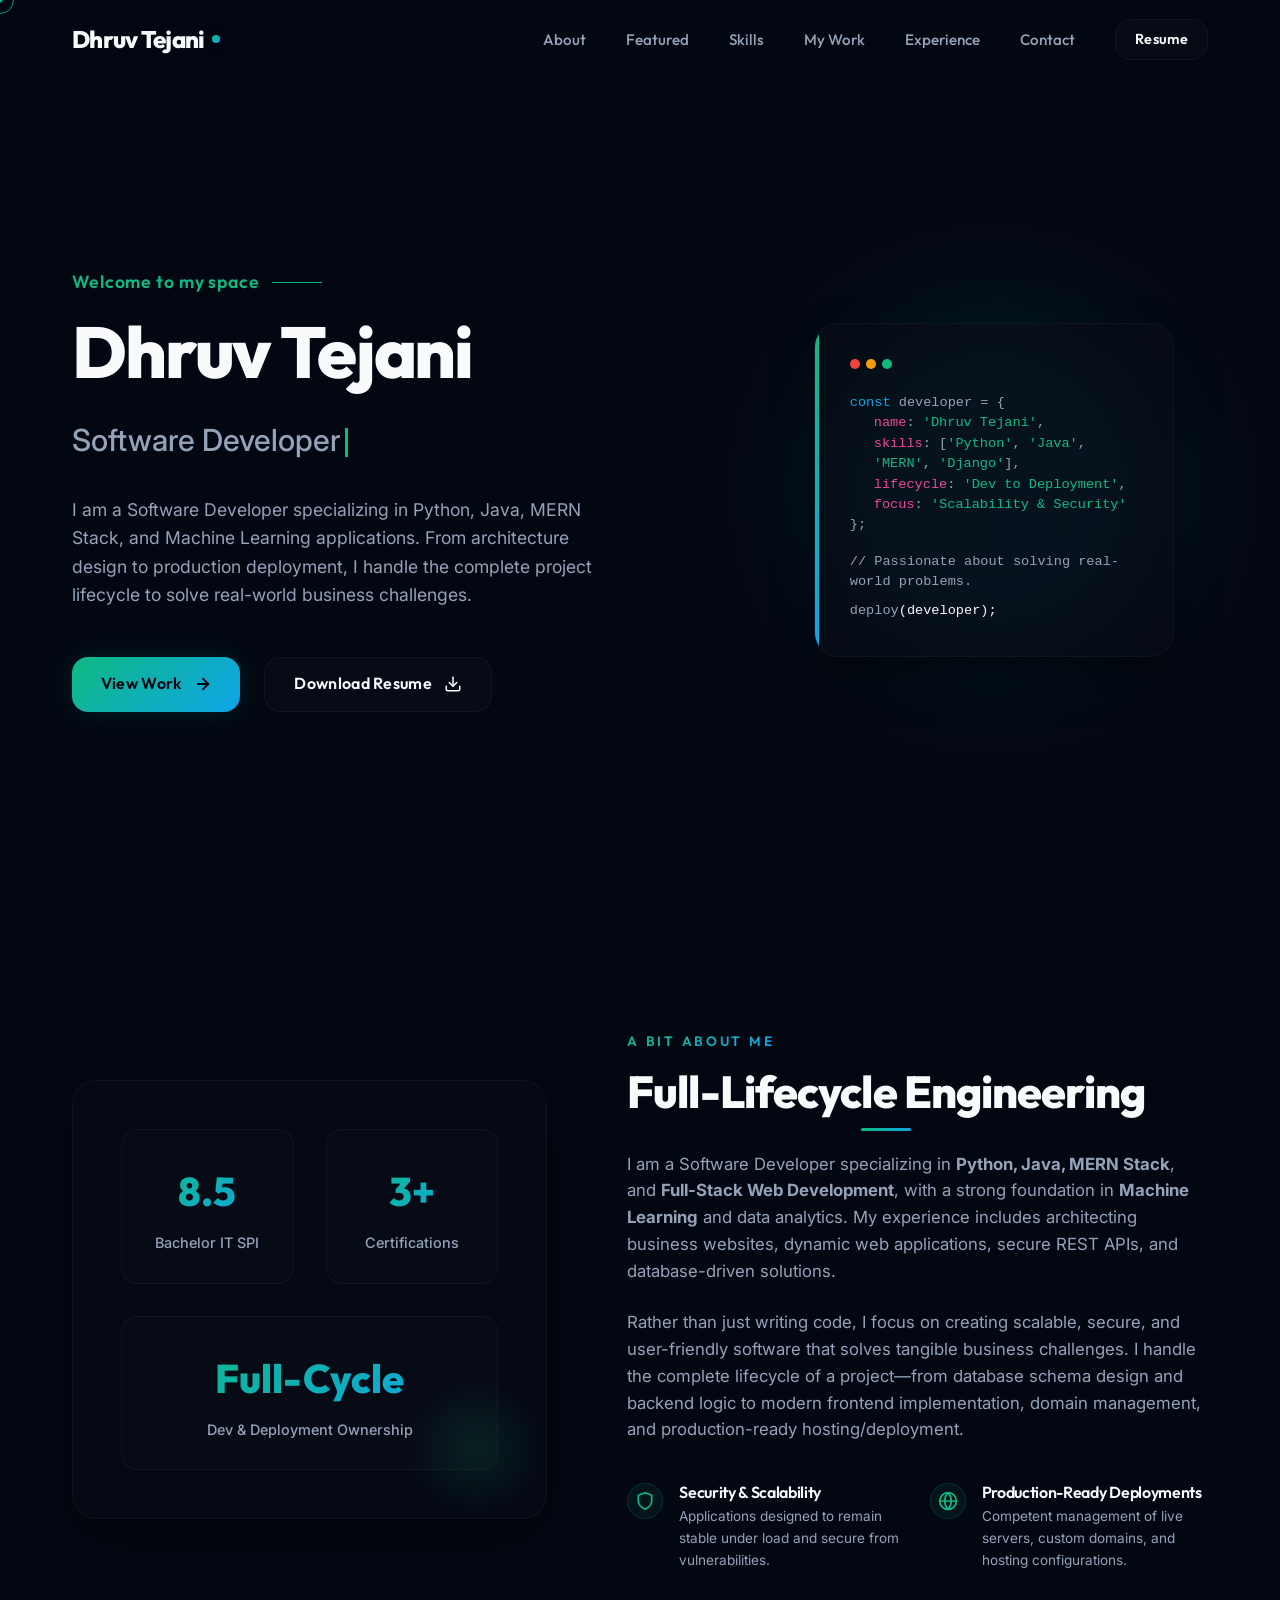
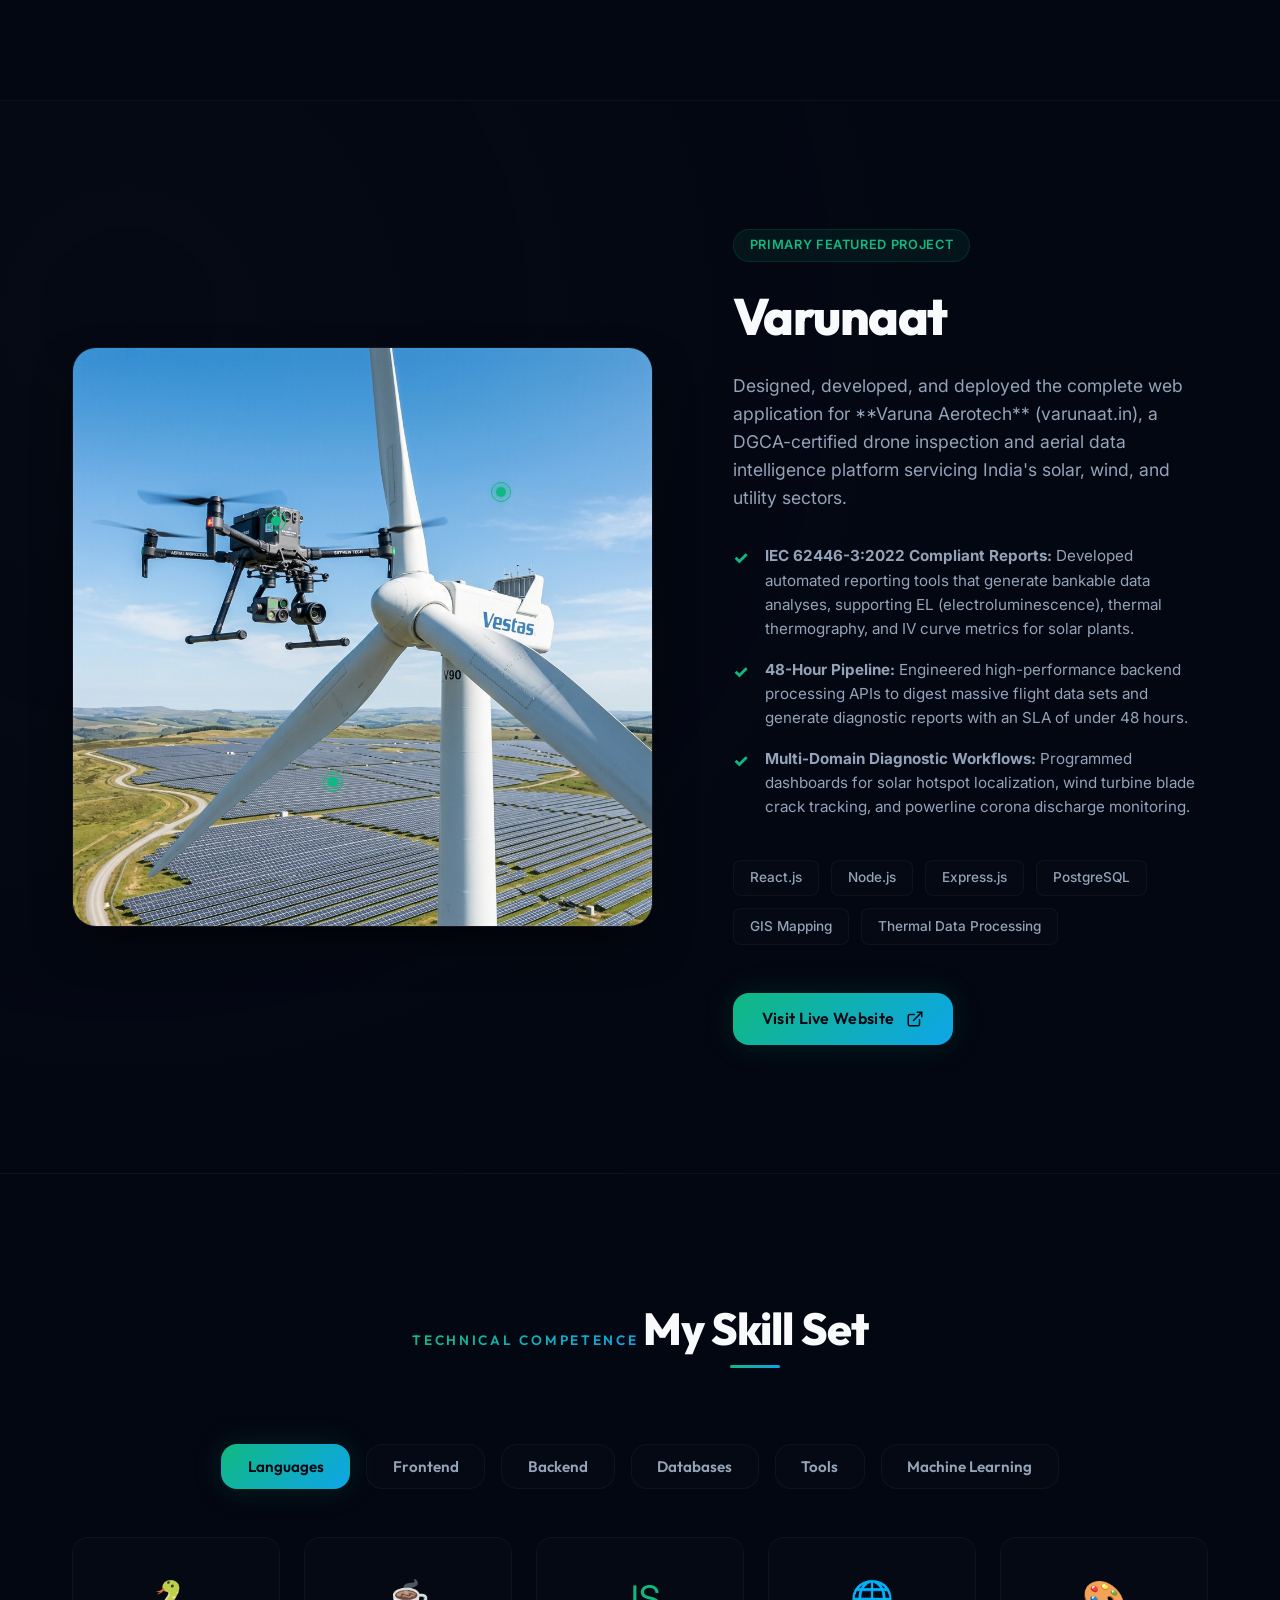
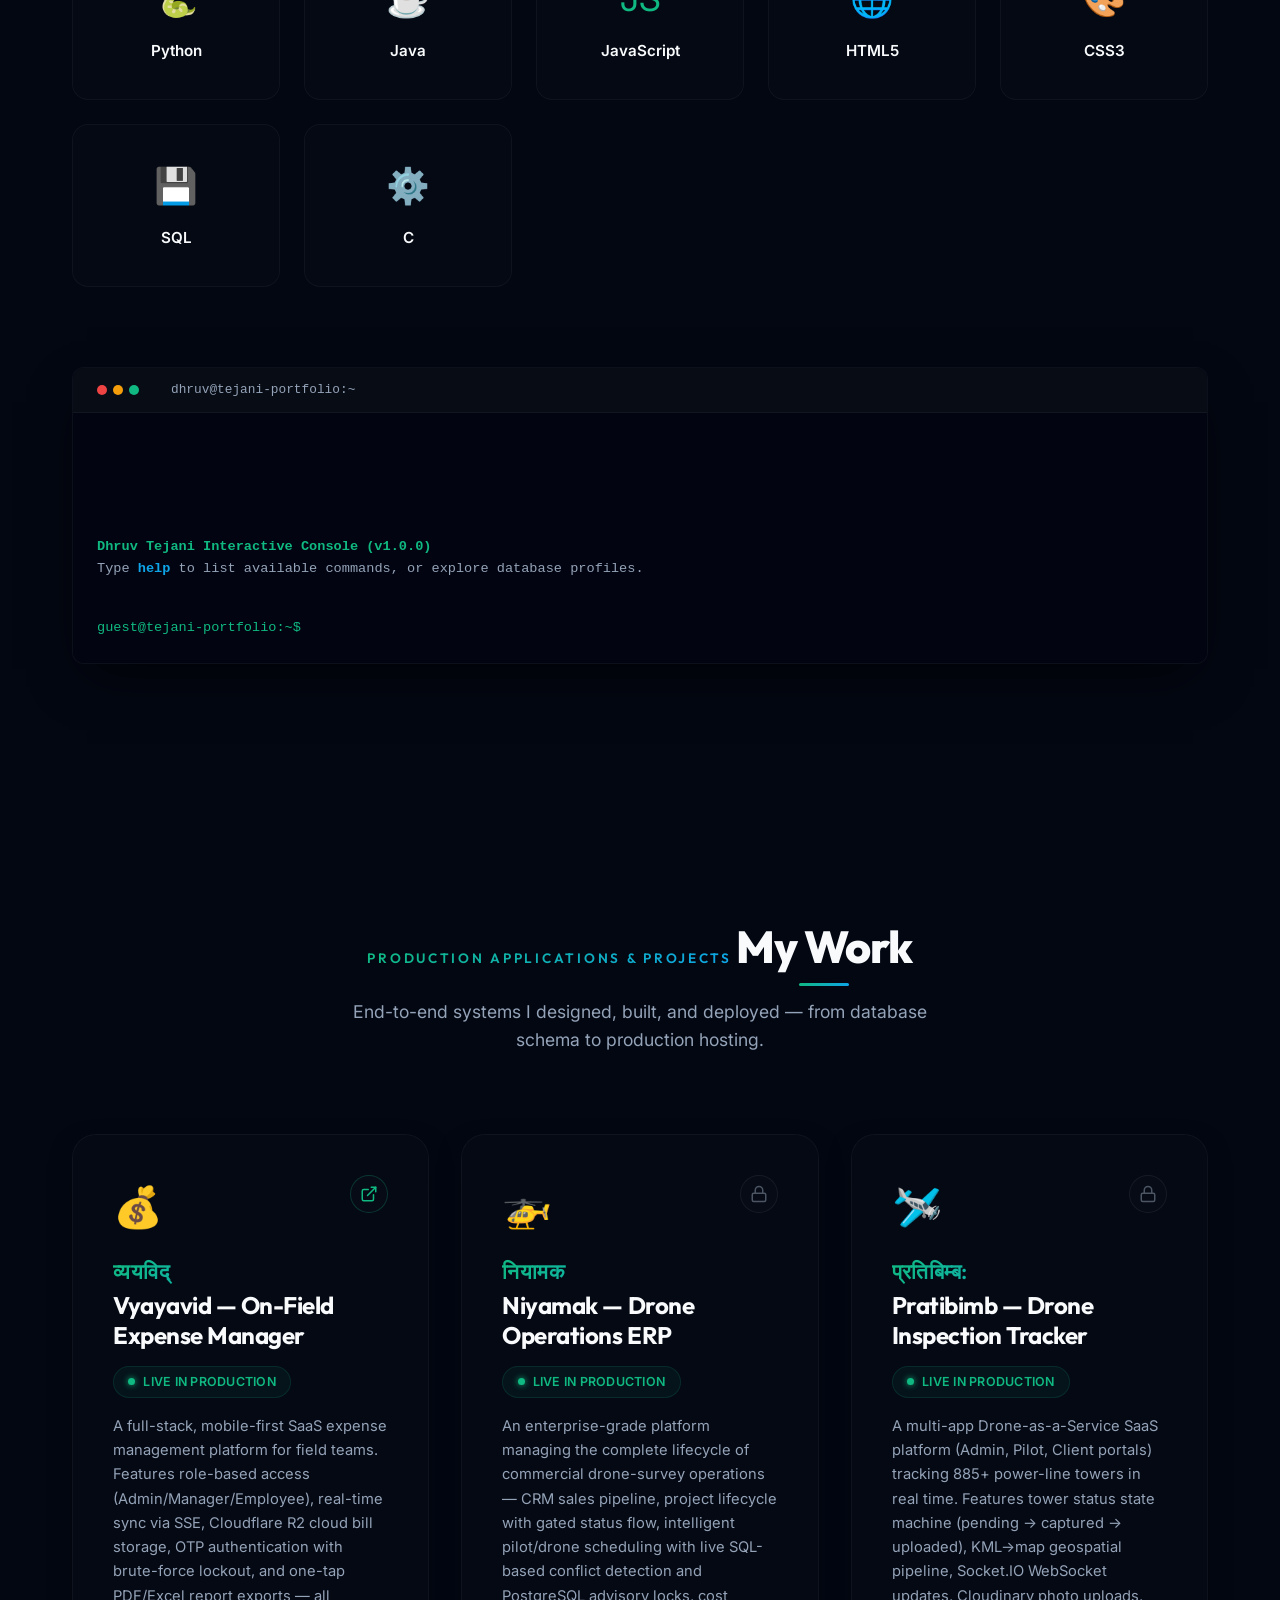
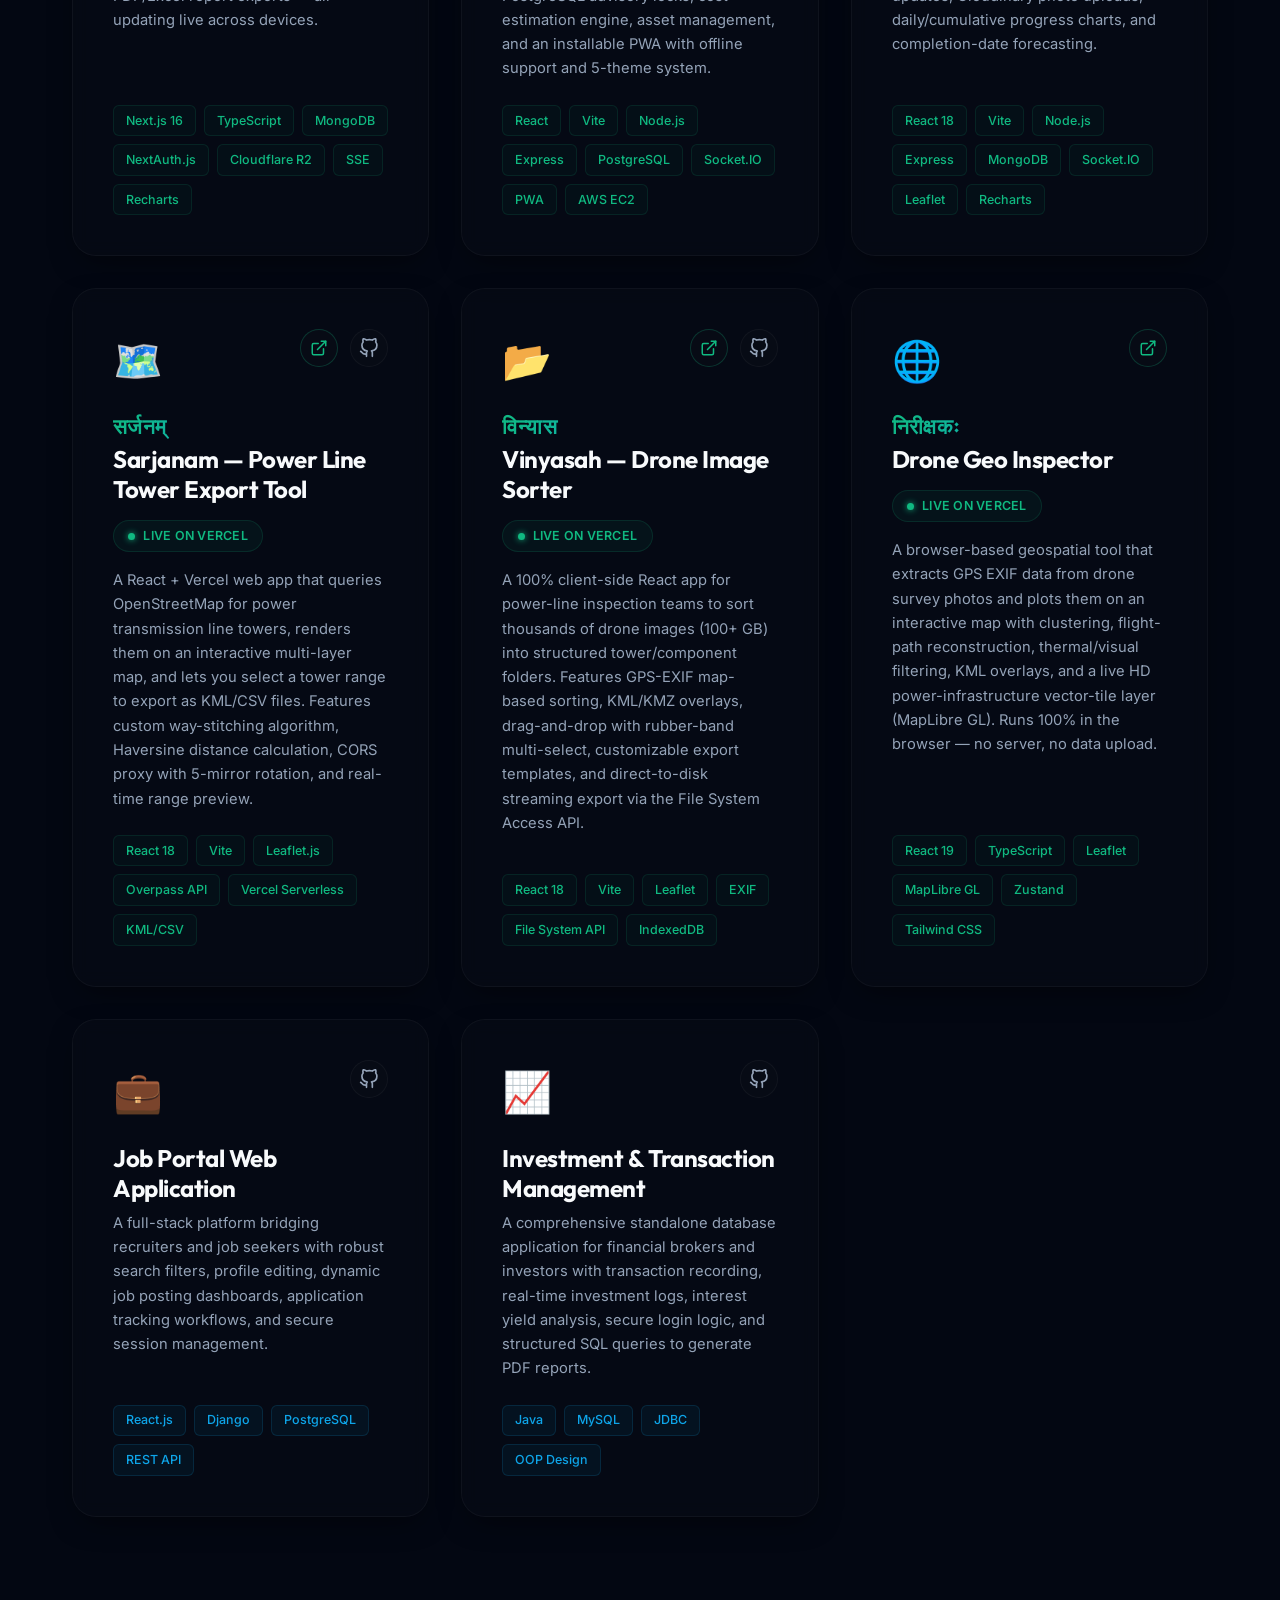
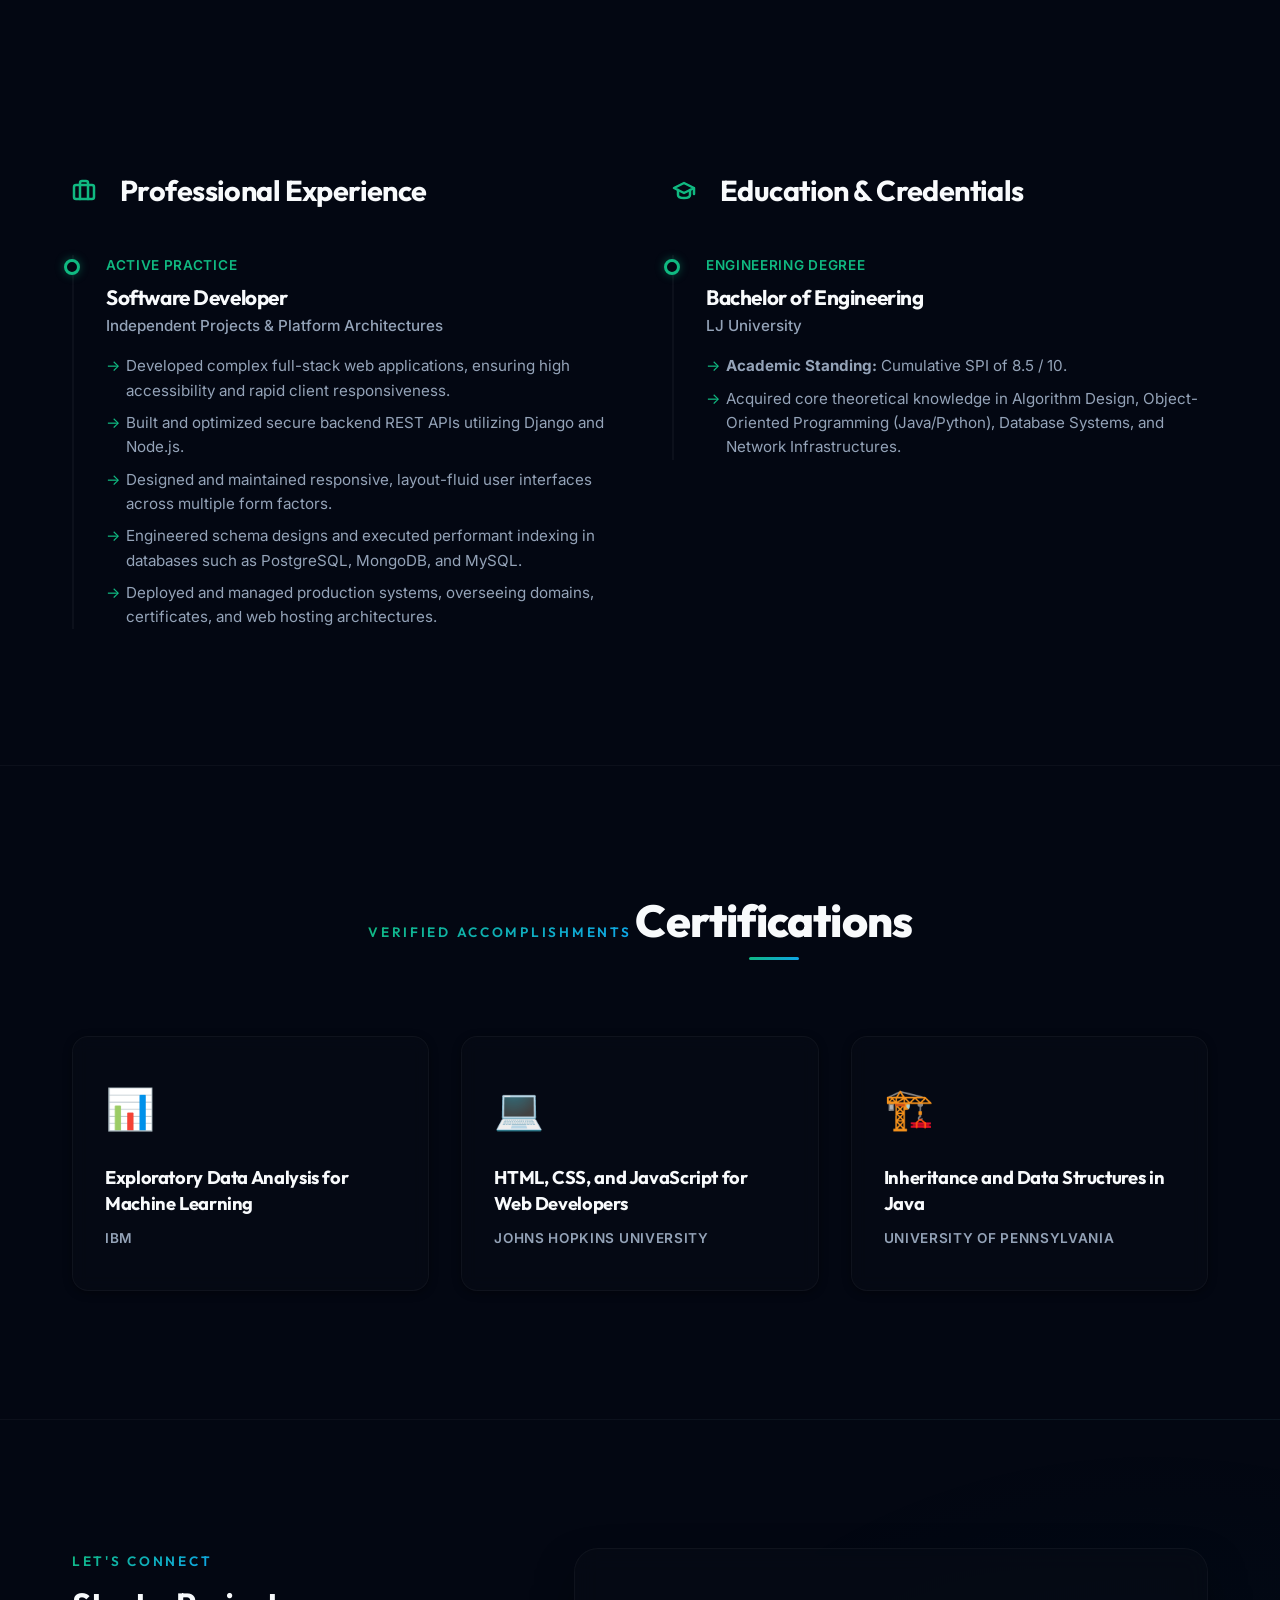
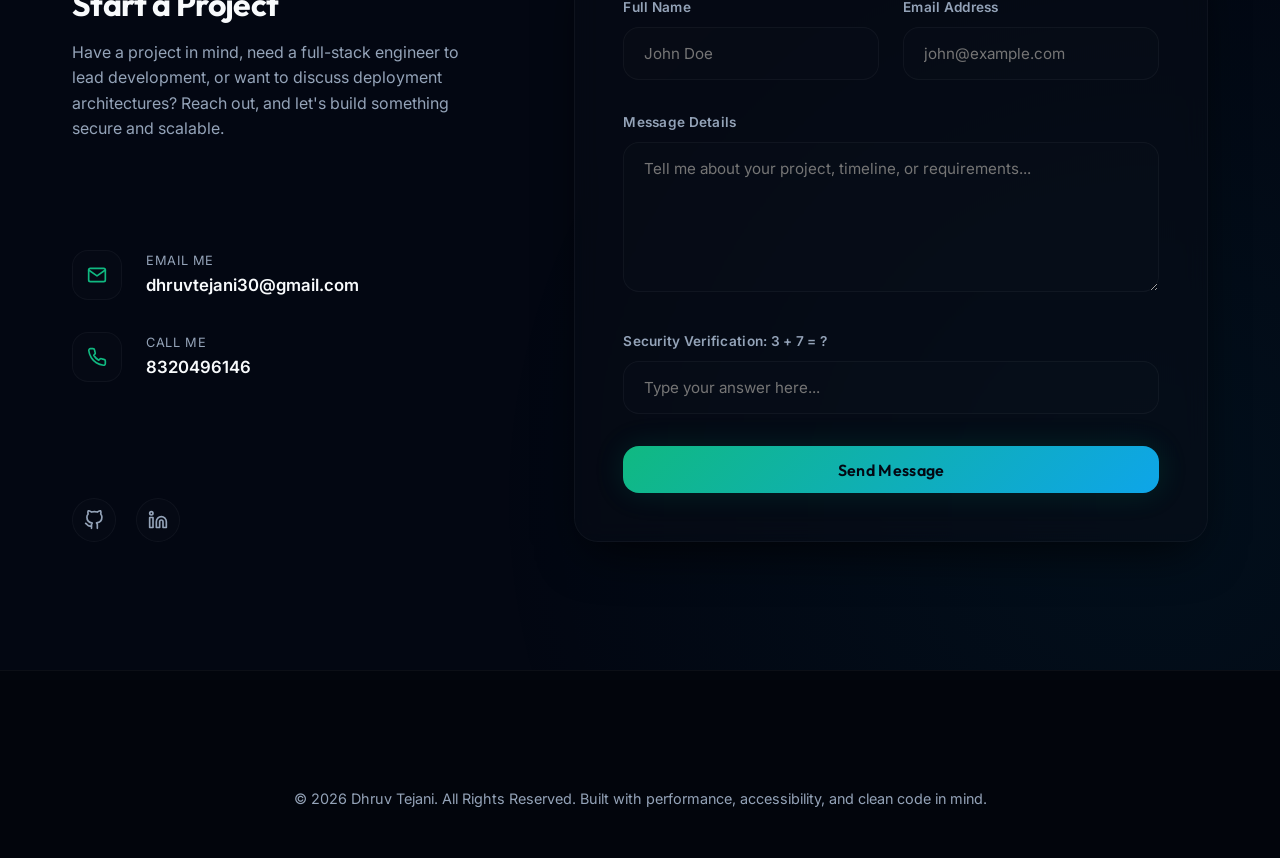
<file: index.html>
<!DOCTYPE html>
<html lang="en">
<head>
  <meta charset="UTF-8">
  <meta name="viewport" content="width=device-width, initial-scale=1.0">
  <title>Dhruv Tejani | Software Developer | Python, Java, MERN Stack & Full-Stack</title>
  <meta name="description" content="Professional portfolio of Dhruv Tejani, a Software Developer specializing in Python, Java, MERN Stack, and full-stack web development. Featured project: Varunaat.in drone inspection platform.">
  <meta name="keywords" content="Dhruv Tejani, Software Developer, Python Developer, Java Developer, MERN Stack Developer, Full-Stack, Web Development, Varunaat, Portfolio">
  <meta name="author" content="Dhruv Tejani">
  
  <!-- CSS Stylesheet -->
  <link rel="stylesheet" href="style.css">
</head>
<body>

  <!-- Interactive Canvas Particle Field -->
  <canvas id="particle-canvas"></canvas>

  <!-- Custom Cursor Elements -->
  <div class="custom-cursor"></div>
  <div class="custom-cursor-dot"></div>

  <!-- Background Decorative Blobs -->
  <div class="decor-blob blob-1"></div>
  <div class="decor-blob blob-2"></div>
  <div class="decor-blob blob-3"></div>

  <!-- Header / Navigation -->
  <header class="header bg-blur" id="header">
    <div class="container nav-container">
      <a href="#hero" class="logo">
        Dhruv Tejani<span class="logo-dot"></span>
      </a>
      
      <nav>
        <ul class="nav-links">
          <li><a href="#about" class="nav-link">About</a></li>
          <li><a href="#featured-project" class="nav-link">Featured</a></li>
          <li><a href="#skills" class="nav-link">Skills</a></li>
          <li><a href="#projects" class="nav-link">My Work</a></li>
          <li><a href="#experience" class="nav-link">Experience</a></li>
          <li><a href="#contact" class="nav-link">Contact</a></li>
          <li><a href="resume.html" target="_blank" class="btn btn-secondary" style="padding: 0.5rem 1.2rem; font-size: 0.9rem;">Resume</a></li>
        </ul>
      </nav>
      
      <button class="nav-toggle" aria-label="Toggle Navigation">
        <span></span>
        <span></span>
        <span></span>
      </button>
    </div>
  </header>

  <!-- Hero Section -->
  <section class="hero" id="hero">
    <div class="container hero-grid">
      <div class="hero-content reveal">
        <div class="hero-greeting">Welcome to my space</div>
        <h1 class="hero-name">Dhruv Tejani</h1>
        <div class="hero-title-scroller"></div>
        <p class="hero-description">
          I am a Software Developer specializing in Python, Java, MERN Stack, and Machine Learning applications. From architecture design to production deployment, I handle the complete project lifecycle to solve real-world business challenges.
        </p>
        <div class="hero-ctas">
          <a href="#featured-project" class="btn btn-primary">
            View Work
            <svg width="18" height="18" viewBox="0 0 24 24" fill="none" stroke="currentColor" stroke-width="2.5" stroke-linecap="round" stroke-linejoin="round" class="btn-icon"><line x1="5" y1="12" x2="19" y2="12"></line><polyline points="12 5 19 12 12 19"></polyline></svg>
          </a>
          <a href="dhruv_tejani_resume.pdf" download="Dhruv_Tejani_Resume.pdf" class="btn btn-secondary">
            Download Resume
            <svg width="18" height="18" viewBox="0 0 24 24" fill="none" stroke="currentColor" stroke-width="2" stroke-linecap="round" stroke-linejoin="round" class="btn-icon"><path d="M21 15v4a2 2 0 0 1-2 2H5a2 2 0 0 1-2-2v-4"></path><polyline points="7 10 12 15 17 10"></polyline><line x1="12" y1="15" x2="12" y2="3"></line></svg>
          </a>
        </div>
      </div>
      
      <div class="hero-visual reveal" style="transition-delay: 0.2s;">
        <div class="hero-glow-circle"></div>
        <div class="hero-graphic-card">
          <div class="card-header-mock">
            <span></span><span></span><span></span>
          </div>
          <div class="code-mock">
            <p><span class="keyword">const</span> developer = {</p>
            <p style="padding-left: 1.5rem;"><span class="variable">name</span>: <span class="string">'Dhruv Tejani'</span>,</p>
            <p style="padding-left: 1.5rem;"><span class="variable">skills</span>: [<span class="string">'Python'</span>, <span class="string">'Java'</span>, <span class="string">'MERN'</span>, <span class="string">'Django'</span>],</p>
            <p style="padding-left: 1.5rem;"><span class="variable">lifecycle</span>: <span class="string">'Dev to Deployment'</span>,</p>
            <p style="padding-left: 1.5rem;"><span class="variable">focus</span>: <span class="string">'Scalability &amp; Security'</span></p>
            <p>};</p>
            <p class="comment" style="margin-top: 1rem;">// Passionate about solving real-world problems.</p>
            <p class="keyword" style="margin-top: 0.5rem;">deploy<span style="color: var(--text-primary);">(developer);</span></p>
          </div>
        </div>
      </div>
    </div>
  </section>

  <!-- About Me Section -->
  <section class="section" id="about">
    <div class="container about-grid">
      <div class="about-visual reveal">
        <div class="about-card">
          <div class="about-stats">
            <div class="stat-item">
              <div class="stat-number">8.5</div>
              <div class="stat-label">Bachelor IT SPI</div>
            </div>
            <div class="stat-item">
              <div class="stat-number">3+</div>
              <div class="stat-label">Certifications</div>
            </div>
            <div class="stat-item" style="grid-column: span 2;">
              <div class="stat-number">Full-Cycle</div>
              <div class="stat-label">Dev &amp; Deployment Ownership</div>
            </div>
          </div>
        </div>
      </div>
      
      <div class="about-content reveal" style="transition-delay: 0.2s;">
        <div class="section-subtitle">A Bit About Me</div>
        <h2 class="section-title" style="margin-bottom: 2rem;">Full-Lifecycle Engineering</h2>
        <div class="about-text">
          <p>
            I am a Software Developer specializing in <strong>Python, Java, MERN Stack</strong>, and <strong>Full-Stack Web Development</strong>, with a strong foundation in <strong>Machine Learning</strong> and data analytics. My experience includes architecting business websites, dynamic web applications, secure REST APIs, and database-driven solutions.
          </p>
          <p>
            Rather than just writing code, I focus on creating scalable, secure, and user-friendly software that solves tangible business challenges. I handle the complete lifecycle of a project—from database schema design and backend logic to modern frontend implementation, domain management, and production-ready hosting/deployment.
          </p>
        </div>
        
        <div class="about-highlights">
          <div class="highlight-item">
            <div class="highlight-icon">
              <svg width="20" height="20" viewBox="0 0 24 24" fill="none" stroke="currentColor" stroke-width="2" stroke-linecap="round" stroke-linejoin="round"><path d="M12 22s8-4 8-10V5l-8-3-8 3v7c0 6 8 10 8 10z"></path></svg>
            </div>
            <div class="highlight-content">
              <h4>Security &amp; Scalability</h4>
              <p>Applications designed to remain stable under load and secure from vulnerabilities.</p>
            </div>
          </div>
          <div class="highlight-item">
            <div class="highlight-icon">
              <svg width="20" height="20" viewBox="0 0 24 24" fill="none" stroke="currentColor" stroke-width="2" stroke-linecap="round" stroke-linejoin="round"><circle cx="12" cy="12" r="10"></circle><line x1="2" y1="12" x2="22" y2="12"></line><path d="M12 2a15.3 15.3 0 0 1 4 10 15.3 15.3 0 0 1-4 10 15.3 15.3 0 0 1-4-10 15.3 15.3 0 0 1 4-10z"></path></svg>
            </div>
            <div class="highlight-content">
              <h4>Production-Ready Deployments</h4>
              <p>Competent management of live servers, custom domains, and hosting configurations.</p>
            </div>
          </div>
        </div>
      </div>
    </div>
  </section>

  <!-- Featured Project (Varunaat) -->
  <section class="section featured-project" id="featured-project">
    <div class="container featured-grid">
      <div class="featured-visual reveal">
        <div class="featured-glow"></div>
        <div class="featured-mockup-wrapper interactive-image-wrapper">
          <img src="varunaat_showcase.png" alt="Varunaat Drone Inspection" class="featured-mockup">
          
          <!-- Hotspots -->
          <div class="hotspot-node" style="top: 30%; left: 35%;" data-tooltip="Thermal vision analytics: Processes raw infrared frame matrices in real-time.">
            <span class="hotspot-pulse"></span>
            <span class="hotspot-dot"></span>
          </div>
          <div class="hotspot-node" style="top: 25%; left: 74%;" data-tooltip="Blade diagnostics: Computer vision algorithms to inspect wind turbines.">
            <span class="hotspot-pulse"></span>
            <span class="hotspot-dot"></span>
          </div>
          <div class="hotspot-node" style="top: 75%; left: 45%;" data-tooltip="IEC 62446-3: Telemetry aggregation pipeline with spatial PostgreSQL triggers.">
            <span class="hotspot-pulse"></span>
            <span class="hotspot-dot"></span>
          </div>
        </div>
      </div>
      
      <div class="featured-content reveal" style="transition-delay: 0.2s;">
        <span class="featured-tag">Primary Featured Project</span>
        <h2 class="featured-title">Varunaat</h2>
        <p class="featured-description">
          Designed, developed, and deployed the complete web application for **Varuna Aerotech** (varunaat.in), a DGCA-certified drone inspection and aerial data intelligence platform servicing India's solar, wind, and utility sectors.
        </p>
        
        <ul class="featured-bullets">
          <li><strong>IEC 62446-3:2022 Compliant Reports:</strong> Developed automated reporting tools that generate bankable data analyses, supporting EL (electroluminescence), thermal thermography, and IV curve metrics for solar plants.</li>
          <li><strong>48-Hour Pipeline:</strong> Engineered high-performance backend processing APIs to digest massive flight data sets and generate diagnostic reports with an SLA of under 48 hours.</li>
          <li><strong>Multi-Domain Diagnostic Workflows:</strong> Programmed dashboards for solar hotspot localization, wind turbine blade crack tracking, and powerline corona discharge monitoring.</li>
        </ul>
        
        <div class="featured-tech">
          <span class="tech-tag">React.js</span>
          <span class="tech-tag">Node.js</span>
          <span class="tech-tag">Express.js</span>
          <span class="tech-tag">PostgreSQL</span>
          <span class="tech-tag">GIS Mapping</span>
          <span class="tech-tag">Thermal Data Processing</span>
        </div>
        
        <div class="hero-ctas">
          <a href="https://varunaat.in" target="_blank" class="btn btn-primary">
            Visit Live Website
            <svg width="18" height="18" viewBox="0 0 24 24" fill="none" stroke="currentColor" stroke-width="2" stroke-linecap="round" stroke-linejoin="round" class="btn-icon"><path d="M18 13v6a2 2 0 0 1-2 2H5a2 2 0 0 1-2-2V8a2 2 0 0 1 2-2h6"></path><polyline points="15 3 21 3 21 9"></polyline><line x1="10" y1="14" x2="21" y2="3"></line></svg>
          </a>
        </div>
      </div>
    </div>
  </section>

  <!-- Skills Section -->
  <section class="section" id="skills">
    <div class="container reveal">
      <div class="section-title-wrapper">
        <span class="section-subtitle">Technical Competence</span>
        <h2 class="section-title">My Skill Set</h2>
      </div>
      
      <div class="skills-container">
        <!-- Tabs Header -->
        <div class="skills-tabs">
          <button class="skills-tab-btn active" data-category="languages">Languages</button>
          <button class="skills-tab-btn" data-category="frontend">Frontend</button>
          <button class="skills-tab-btn" data-category="backend">Backend</button>
          <button class="skills-tab-btn" data-category="databases">Databases</button>
          <button class="skills-tab-btn" data-category="tools">Tools</button>
          <button class="skills-tab-btn" data-category="machine-learning">Machine Learning</button>
        </div>
        
        <!-- Tab Panels -->
        <!-- Languages -->
        <div class="skills-panel active" id="skills-languages">
          <div class="skill-card">
            <div class="skill-icon">🐍</div>
            <span class="skill-name">Python</span>
          </div>
          <div class="skill-card">
            <div class="skill-icon">☕</div>
            <span class="skill-name">Java</span>
          </div>
          <div class="skill-card">
            <div class="skill-icon">JS</div>
            <span class="skill-name">JavaScript</span>
          </div>
          <div class="skill-card">
            <div class="skill-icon">🌐</div>
            <span class="skill-name">HTML5</span>
          </div>
          <div class="skill-card">
            <div class="skill-icon">🎨</div>
            <span class="skill-name">CSS3</span>
          </div>
          <div class="skill-card">
            <div class="skill-icon">💾</div>
            <span class="skill-name">SQL</span>
          </div>
          <div class="skill-card">
            <div class="skill-icon">⚙️</div>
            <span class="skill-name">C</span>
          </div>
        </div>
        
        <!-- Frontend -->
        <div class="skills-panel" id="skills-frontend">
          <div class="skill-card">
            <div class="skill-icon">⚛️</div>
            <span class="skill-name">React.js</span>
          </div>
          <div class="skill-card">
            <div class="skill-icon">🌐</div>
            <span class="skill-name">HTML5</span>
          </div>
          <div class="skill-card">
            <div class="skill-icon">🎨</div>
            <span class="skill-name">CSS3</span>
          </div>
          <div class="skill-card">
            <div class="skill-icon">JS</div>
            <span class="skill-name">JavaScript</span>
          </div>
          <div class="skill-card">
            <div class="skill-icon">🅱️</div>
            <span class="skill-name">Bootstrap</span>
          </div>
          <div class="skill-card">
            <div class="skill-icon">🌀</div>
            <span class="skill-name">Tailwind CSS</span>
          </div>
        </div>
        
        <!-- Backend -->
        <div class="skills-panel" id="skills-backend">
          <div class="skill-card">
            <div class="skill-icon">🟢</div>
            <span class="skill-name">Django</span>
          </div>
          <div class="skill-card">
            <div class="skill-icon">🔗</div>
            <span class="skill-name">Node.js</span>
          </div>
          <div class="skill-card">
            <div class="skill-icon">🚀</div>
            <span class="skill-name">Express.js</span>
          </div>
          <div class="skill-card">
            <div class="skill-icon">📡</div>
            <span class="skill-name">REST APIs</span>
          </div>
        </div>
        
        <!-- Databases -->
        <div class="skills-panel" id="skills-databases">
          <div class="skill-card">
            <div class="skill-icon">🍃</div>
            <span class="skill-name">MongoDB</span>
          </div>
          <div class="skill-card">
            <div class="skill-icon">🐘</div>
            <span class="skill-name">PostgreSQL</span>
          </div>
          <div class="skill-card">
            <div class="skill-icon">🐬</div>
            <span class="skill-name">MySQL</span>
          </div>
          <div class="skill-card">
            <div class="skill-icon">🗃️</div>
            <span class="skill-name">SQLite</span>
          </div>
        </div>
        
        <!-- Tools -->
        <div class="skills-panel" id="skills-tools">
          <div class="skill-card">
            <div class="skill-icon">🔧</div>
            <span class="skill-name">Git</span>
          </div>
          <div class="skill-card">
            <div class="skill-icon">🐙</div>
            <span class="skill-name">GitHub</span>
          </div>
          <div class="skill-card">
            <div class="skill-icon">📝</div>
            <span class="skill-name">VS Code</span>
          </div>
          <div class="skill-card">
            <div class="skill-icon">📬</div>
            <span class="skill-name">Postman</span>
          </div>
          <div class="skill-card">
            <div class="skill-icon">🐧</div>
            <span class="skill-name">Linux</span>
          </div>
          <div class="skill-card">
            <div class="skill-icon">🪐</div>
            <span class="skill-name">Eclipse</span>
          </div>
          <div class="skill-card">
            <div class="skill-icon">💡</div>
            <span class="skill-name">IntelliJ IDEA</span>
          </div>
          <div class="skill-card">
            <div class="skill-icon">🧭</div>
            <span class="skill-name">MongoDB Compass</span>
          </div>
        </div>
        
        <!-- Machine Learning -->
        <div class="skills-panel" id="skills-machine-learning">
          <div class="skill-card">
            <div class="skill-icon">🤖</div>
            <span class="skill-name">Machine Learning</span>
          </div>
          <div class="skill-card">
            <div class="skill-icon">📊</div>
            <span class="skill-name">Exploratory Data Analysis (EDA)</span>
          </div>
          <div class="skill-card">
            <div class="skill-icon">📈</div>
            <span class="skill-name">Pandas &amp; NumPy</span>
          </div>
          <div class="skill-card">
            <div class="skill-icon">🔬</div>
            <span class="skill-name">Scikit-Learn</span>
          </div>
          <div class="skill-card">
            <div class="skill-icon">📉</div>
            <span class="skill-name">Data Visualization</span>
          </div>
        </div>
      </div>
      
      <!-- Interactive CLI Terminal emulator -->
      <div class="terminal-wrapper reveal" style="margin-top: 5rem;">
        <div class="terminal-header">
          <div class="terminal-buttons">
            <span></span><span></span><span></span>
          </div>
          <div class="terminal-title">dhruv@tejani-portfolio:~</div>
        </div>
        <div class="terminal-body" id="cli-terminal-body">
          <div class="terminal-output" id="cli-terminal-output">
            <p class="terminal-welcome">Dhruv Tejani Interactive Console (v1.0.0)</p>
            <p class="terminal-welcome-sub">Type <span class="cmd-hl">help</span> to list available commands, or explore database profiles.</p>
            <p>&nbsp;</p>
          </div>
          <div class="terminal-input-line">
            <span class="terminal-prompt">guest@tejani-portfolio:~$</span>
            <input type="text" id="cli-terminal-input" autocomplete="off" spellcheck="false" aria-label="Terminal Input">
          </div>
        </div>
      </div>
    </div>
  </section>

  <!-- My Work / Projects Section -->
  <section class="section" id="projects">
    <div class="container reveal">
      <div class="section-title-wrapper">
        <span class="section-subtitle">Production Applications &amp; Projects</span>
        <h2 class="section-title">My Work</h2>
        <p class="section-description">End-to-end systems I designed, built, and deployed — from database schema to production hosting.</p>
      </div>
      
      <div class="projects-grid">

        <!-- Project Card: Vyayavid -->
        <div class="project-card project-card--production">
          <div>
            <div class="project-header">
              <div class="project-icon">💰</div>
              <div class="project-links">
                <a href="https://vyayvid.varunaat.in" target="_blank" class="project-link project-link--live" aria-label="Visit Live Website" title="Live">
                  <svg width="18" height="18" viewBox="0 0 24 24" fill="none" stroke="currentColor" stroke-width="2" stroke-linecap="round" stroke-linejoin="round"><path d="M18 13v6a2 2 0 0 1-2 2H5a2 2 0 0 1-2-2V8a2 2 0 0 1 2-2h6"></path><polyline points="15 3 21 3 21 9"></polyline><line x1="10" y1="14" x2="21" y2="3"></line></svg>
                </a>
              </div>
            </div>
            <div class="project-name-hindi">व्ययविद्</div>
            <h3 class="project-title">Vyayavid — On-Field Expense Manager</h3>
            <div class="project-status-badge">
              <span class="status-dot"></span> Live in Production
            </div>
            <p class="project-description">
              A full-stack, mobile-first SaaS expense management platform for field teams. Features role-based access (Admin/Manager/Employee), real-time sync via SSE, Cloudflare R2 cloud bill storage, OTP authentication with brute-force lockout, and one-tap PDF/Excel report exports — all updating live across devices.
            </p>
          </div>
          <div class="project-tech">
            <span>Next.js 16</span>
            <span>TypeScript</span>
            <span>MongoDB</span>
            <span>NextAuth.js</span>
            <span>Cloudflare R2</span>
            <span>SSE</span>
            <span>Recharts</span>
          </div>
        </div>

        <!-- Project Card: Niyamak -->
        <div class="project-card project-card--production">
          <div>
            <div class="project-header">
              <div class="project-icon">🚁</div>
              <div class="project-links">
                <span class="project-link project-link--private" title="Enterprise — Private Access">
                  <svg width="18" height="18" viewBox="0 0 24 24" fill="none" stroke="currentColor" stroke-width="2" stroke-linecap="round" stroke-linejoin="round"><rect x="3" y="11" width="18" height="11" rx="2" ry="2"></rect><path d="M7 11V7a5 5 0 0 1 10 0v4"></path></svg>
                </span>
              </div>
            </div>
            <div class="project-name-hindi">नियामक</div>
            <h3 class="project-title">Niyamak — Drone Operations ERP</h3>
            <div class="project-status-badge">
              <span class="status-dot"></span> Live in Production
            </div>
            <p class="project-description">
              An enterprise-grade platform managing the complete lifecycle of commercial drone-survey operations — CRM sales pipeline, project lifecycle with gated status flow, intelligent pilot/drone scheduling with live SQL-based conflict detection and PostgreSQL advisory locks, cost estimation engine, asset management, and an installable PWA with offline support and 5-theme system.
            </p>
          </div>
          <div class="project-tech">
            <span>React</span>
            <span>Vite</span>
            <span>Node.js</span>
            <span>Express</span>
            <span>PostgreSQL</span>
            <span>Socket.IO</span>
            <span>PWA</span>
            <span>AWS EC2</span>
          </div>
        </div>

        <!-- Project Card: Pratibimb -->
        <div class="project-card project-card--production">
          <div>
            <div class="project-header">
              <div class="project-icon">🛩️</div>
              <div class="project-links">
                <span class="project-link project-link--private" title="Enterprise — Private Access">
                  <svg width="18" height="18" viewBox="0 0 24 24" fill="none" stroke="currentColor" stroke-width="2" stroke-linecap="round" stroke-linejoin="round"><rect x="3" y="11" width="18" height="11" rx="2" ry="2"></rect><path d="M7 11V7a5 5 0 0 1 10 0v4"></path></svg>
                </span>
              </div>
            </div>
            <div class="project-name-hindi">प्रतिबिम्ब:</div>
            <h3 class="project-title">Pratibimb — Drone Inspection Tracker</h3>
            <div class="project-status-badge">
              <span class="status-dot"></span> Live in Production
            </div>
            <p class="project-description">
              A multi-app Drone-as-a-Service SaaS platform (Admin, Pilot, Client portals) tracking 885+ power-line towers in real time. Features tower status state machine (pending → captured → uploaded), KML→map geospatial pipeline, Socket.IO WebSocket updates, Cloudinary photo uploads, daily/cumulative progress charts, and completion-date forecasting.
            </p>
          </div>
          <div class="project-tech">
            <span>React 18</span>
            <span>Vite</span>
            <span>Node.js</span>
            <span>Express</span>
            <span>MongoDB</span>
            <span>Socket.IO</span>
            <span>Leaflet</span>
            <span>Recharts</span>
          </div>
        </div>

        <!-- Project Card: Sarjanam -->
        <div class="project-card project-card--production">
          <div>
            <div class="project-header">
              <div class="project-icon">🗺️</div>
              <div class="project-links">
                <a href="https://kml-generator-lilac.vercel.app" target="_blank" class="project-link project-link--live" aria-label="Visit Live Website" title="Live">
                  <svg width="18" height="18" viewBox="0 0 24 24" fill="none" stroke="currentColor" stroke-width="2" stroke-linecap="round" stroke-linejoin="round"><path d="M18 13v6a2 2 0 0 1-2 2H5a2 2 0 0 1-2-2V8a2 2 0 0 1 2-2h6"></path><polyline points="15 3 21 3 21 9"></polyline><line x1="10" y1="14" x2="21" y2="3"></line></svg>
                </a>
                <a href="https://github.com/Divyang9099/kml-generator" target="_blank" class="project-link" aria-label="GitHub Repository">
                  <svg width="20" height="20" viewBox="0 0 24 24" fill="none" stroke="currentColor" stroke-width="2" stroke-linecap="round" stroke-linejoin="round"><path d="M9 19c-5 1.5-5-2.5-7-3m14 6v-3.87a3.37 3.37 0 0 0-.94-2.61c3.14-.35 6.44-1.54 6.44-7A5.44 5.44 0 0 0 20 4.77 5.07 5.07 0 0 0 19.91 1S18.73.65 16 2.48a13.38 13.38 0 0 0-7 0C6.27.65 5.09 1 5.09 1A5.07 5.07 0 0 0 5 4.77a5.44 5.44 0 0 0-1.5 3.78c0 5.42 3.3 6.61 6.44 7A3.37 3.37 0 0 0 9 18.13V22"></path></svg>
                </a>
              </div>
            </div>
            <div class="project-name-hindi">सर्जनम्</div>
            <h3 class="project-title">Sarjanam — Power Line Tower Export Tool</h3>
            <div class="project-status-badge">
              <span class="status-dot"></span> Live on Vercel
            </div>
            <p class="project-description">
              A React + Vercel web app that queries OpenStreetMap for power transmission line towers, renders them on an interactive multi-layer map, and lets you select a tower range to export as KML/CSV files. Features custom way-stitching algorithm, Haversine distance calculation, CORS proxy with 5-mirror rotation, and real-time range preview.
            </p>
          </div>
          <div class="project-tech">
            <span>React 18</span>
            <span>Vite</span>
            <span>Leaflet.js</span>
            <span>Overpass API</span>
            <span>Vercel Serverless</span>
            <span>KML/CSV</span>
          </div>
        </div>

        <!-- Project Card: Vinyasah -->
        <div class="project-card project-card--production">
          <div>
            <div class="project-header">
              <div class="project-icon">📂</div>
              <div class="project-links">
                <a href="https://vinyasah.vercel.app" target="_blank" class="project-link project-link--live" aria-label="Visit Live Website" title="Live">
                  <svg width="18" height="18" viewBox="0 0 24 24" fill="none" stroke="currentColor" stroke-width="2" stroke-linecap="round" stroke-linejoin="round"><path d="M18 13v6a2 2 0 0 1-2 2H5a2 2 0 0 1-2-2V8a2 2 0 0 1 2-2h6"></path><polyline points="15 3 21 3 21 9"></polyline><line x1="10" y1="14" x2="21" y2="3"></line></svg>
                </a>
                <a href="https://github.com/Divyang9099/AerioSort" target="_blank" class="project-link" aria-label="GitHub Repository">
                  <svg width="20" height="20" viewBox="0 0 24 24" fill="none" stroke="currentColor" stroke-width="2" stroke-linecap="round" stroke-linejoin="round"><path d="M9 19c-5 1.5-5-2.5-7-3m14 6v-3.87a3.37 3.37 0 0 0-.94-2.61c3.14-.35 6.44-1.54 6.44-7A5.44 5.44 0 0 0 20 4.77 5.07 5.07 0 0 0 19.91 1S18.73.65 16 2.48a13.38 13.38 0 0 0-7 0C6.27.65 5.09 1 5.09 1A5.07 5.07 0 0 0 5 4.77a5.44 5.44 0 0 0-1.5 3.78c0 5.42 3.3 6.61 6.44 7A3.37 3.37 0 0 0 9 18.13V22"></path></svg>
                </a>
              </div>
            </div>
            <div class="project-name-hindi">विन्यास</div>
            <h3 class="project-title">Vinyasah — Drone Image Sorter</h3>
            <div class="project-status-badge">
              <span class="status-dot"></span> Live on Vercel
            </div>
            <p class="project-description">
              A 100% client-side React app for power-line inspection teams to sort thousands of drone images (100+ GB) into structured tower/component folders. Features GPS-EXIF map-based sorting, KML/KMZ overlays, drag-and-drop with rubber-band multi-select, customizable export templates, and direct-to-disk streaming export via the File System Access API.
            </p>
          </div>
          <div class="project-tech">
            <span>React 18</span>
            <span>Vite</span>
            <span>Leaflet</span>
            <span>EXIF</span>
            <span>File System API</span>
            <span>IndexedDB</span>
          </div>
        </div>

        <!-- Project Card: Drone Geo Inspector -->
        <div class="project-card project-card--production">
          <div>
            <div class="project-header">
              <div class="project-icon">🌐</div>
              <div class="project-links">
                <a href="https://drone-geo-inspector-part2.vercel.app/" target="_blank" class="project-link project-link--live" aria-label="Visit Live Website" title="Live">
                  <svg width="18" height="18" viewBox="0 0 24 24" fill="none" stroke="currentColor" stroke-width="2" stroke-linecap="round" stroke-linejoin="round"><path d="M18 13v6a2 2 0 0 1-2 2H5a2 2 0 0 1-2-2V8a2 2 0 0 1 2-2h6"></path><polyline points="15 3 21 3 21 9"></polyline><line x1="10" y1="14" x2="21" y2="3"></line></svg>
                </a>
              </div>
            </div>
            <div class="project-name-hindi">निरीक्षकः</div>
            <h3 class="project-title">Drone Geo Inspector</h3>
            <div class="project-status-badge">
              <span class="status-dot"></span> Live on Vercel
            </div>
            <p class="project-description">
              A browser-based geospatial tool that extracts GPS EXIF data from drone survey photos and plots them on an interactive map with clustering, flight-path reconstruction, thermal/visual filtering, KML overlays, and a live HD power-infrastructure vector-tile layer (MapLibre GL). Runs 100% in the browser — no server, no data upload.
            </p>
          </div>
          <div class="project-tech">
            <span>React 19</span>
            <span>TypeScript</span>
            <span>Leaflet</span>
            <span>MapLibre GL</span>
            <span>Zustand</span>
            <span>Tailwind CSS</span>
          </div>
        </div>

        <!-- Project Card: Job Portal -->
        <div class="project-card">
          <div>
            <div class="project-header">
              <div class="project-icon">💼</div>
              <div class="project-links">
                <a href="https://github.com/dhruvtejani33" target="_blank" class="project-link" aria-label="GitHub Repository">
                  <svg width="20" height="20" viewBox="0 0 24 24" fill="none" stroke="currentColor" stroke-width="2" stroke-linecap="round" stroke-linejoin="round"><path d="M9 19c-5 1.5-5-2.5-7-3m14 6v-3.87a3.37 3.37 0 0 0-.94-2.61c3.14-.35 6.44-1.54 6.44-7A5.44 5.44 0 0 0 20 4.77 5.07 5.07 0 0 0 19.91 1S18.73.65 16 2.48a13.38 13.38 0 0 0-7 0C6.27.65 5.09 1 5.09 1A5.07 5.07 0 0 0 5 4.77a5.44 5.44 0 0 0-1.5 3.78c0 5.42 3.3 6.61 6.44 7A3.37 3.37 0 0 0 9 18.13V22"></path></svg>
                </a>
              </div>
            </div>
            <h3 class="project-title">Job Portal Web Application</h3>
            <p class="project-description">
              A full-stack platform bridging recruiters and job seekers with robust search filters, profile editing, dynamic job posting dashboards, application tracking workflows, and secure session management.
            </p>
          </div>
          <div class="project-tech">
            <span>React.js</span>
            <span>Django</span>
            <span>PostgreSQL</span>
            <span>REST API</span>
          </div>
        </div>
        
        <!-- Project Card: Investment System -->
        <div class="project-card">
          <div>
            <div class="project-header">
              <div class="project-icon">📈</div>
              <div class="project-links">
                <a href="https://github.com/dhruvtejani33" target="_blank" class="project-link" aria-label="GitHub Repository">
                  <svg width="20" height="20" viewBox="0 0 24 24" fill="none" stroke="currentColor" stroke-width="2" stroke-linecap="round" stroke-linejoin="round"><path d="M9 19c-5 1.5-5-2.5-7-3m14 6v-3.87a3.37 3.37 0 0 0-.94-2.61c3.14-.35 6.44-1.54 6.44-7A5.44 5.44 0 0 0 20 4.77 5.07 5.07 0 0 0 19.91 1S18.73.65 16 2.48a13.38 13.38 0 0 0-7 0C6.27.65 5.09 1 5.09 1A5.07 5.07 0 0 0 5 4.77a5.44 5.44 0 0 0-1.5 3.78c0 5.42 3.3 6.61 6.44 7A3.37 3.37 0 0 0 9 18.13V22"></path></svg>
                </a>
              </div>
            </div>
            <h3 class="project-title">Investment &amp; Transaction Management</h3>
            <p class="project-description">
              A comprehensive standalone database application for financial brokers and investors with transaction recording, real-time investment logs, interest yield analysis, secure login logic, and structured SQL queries to generate PDF reports.
            </p>
          </div>
          <div class="project-tech">
            <span>Java</span>
            <span>MySQL</span>
            <span>JDBC</span>
            <span>OOP Design</span>
          </div>
        </div>

      </div>
    </div>
  </section>

  <!-- Experience & Education / Timeline Section -->
  <section class="section" id="experience">
    <div class="container timeline-grid reveal">
      <!-- Experience Column -->
      <div class="timeline-column">
        <h3>
          <svg width="24" height="24" viewBox="0 0 24 24" fill="none" stroke="currentColor" stroke-width="2.5" stroke-linecap="round" stroke-linejoin="round" style="color: var(--accent-cyan); display: inline-block; vertical-align: middle; margin-right: 0.5rem;"><rect x="2" y="7" width="20" height="14" rx="2" ry="2"></rect><path d="M16 21V5a2 2 0 0 0-2-2h-4a2 2 0 0 0-2 2v16"></path></svg>
          Professional Experience
        </h3>
        
        <div class="timeline-list">
          <div class="timeline-item">
            <div class="timeline-marker"></div>
            <div class="timeline-date">Active Practice</div>
            <h4 class="timeline-title">Software Developer</h4>
            <div class="timeline-subtitle">Independent Projects &amp; Platform Architectures</div>
            <ul class="timeline-detail">
              <li>Developed complex full-stack web applications, ensuring high accessibility and rapid client responsiveness.</li>
              <li>Built and optimized secure backend REST APIs utilizing Django and Node.js.</li>
              <li>Designed and maintained responsive, layout-fluid user interfaces across multiple form factors.</li>
              <li>Engineered schema designs and executed performant indexing in databases such as PostgreSQL, MongoDB, and MySQL.</li>
              <li>Deployed and managed production systems, overseeing domains, certificates, and web hosting architectures.</li>
            </ul>
          </div>
        </div>
      </div>
      
      <!-- Education Column -->
      <div class="timeline-column">
        <h3>
          <svg width="24" height="24" viewBox="0 0 24 24" fill="none" stroke="currentColor" stroke-width="2.5" stroke-linecap="round" stroke-linejoin="round" style="color: var(--accent-cyan); display: inline-block; vertical-align: middle; margin-right: 0.5rem;"><path d="M22 10v6M2 10l10-5 10 5-10 5z"></path><path d="M6 12v5c0 2 2 3 6 3s6-1 6-3v-5"></path></svg>
          Education &amp; Credentials
        </h3>
        
        <div class="timeline-list">
          <!-- Degree -->
          <div class="timeline-item">
            <div class="timeline-marker"></div>
            <div class="timeline-date">Engineering Degree</div>
            <h4 class="timeline-title">Bachelor of Engineering</h4>
            <div class="timeline-subtitle">LJ University</div>
            <ul class="timeline-detail">
              <li><strong>Academic Standing:</strong> Cumulative SPI of 8.5 / 10.</li>
              <li>Acquired core theoretical knowledge in Algorithm Design, Object-Oriented Programming (Java/Python), Database Systems, and Network Infrastructures.</li>
            </ul>
          </div>
        </div>
      </div>
    </div>
  </section>

  <!-- Certifications Section -->
  <section class="section" style="border-top: 1px solid var(--border-color);">
    <div class="container reveal">
      <div class="section-title-wrapper">
        <span class="section-subtitle">Verified Accomplishments</span>
        <h2 class="section-title">Certifications</h2>
      </div>
      
      <div class="certs-grid">
        <!-- Cert 1 -->
        <div class="cert-card">
          <div class="cert-badge">📊</div>
          <div>
            <h3 class="cert-title">Exploratory Data Analysis for Machine Learning</h3>
            <span class="cert-issuer">IBM</span>
          </div>
        </div>
        
        <!-- Cert 2 -->
        <div class="cert-card">
          <div class="cert-badge">💻</div>
          <div>
            <h3 class="cert-title">HTML, CSS, and JavaScript for Web Developers</h3>
            <span class="cert-issuer">Johns Hopkins University</span>
          </div>
        </div>
        
        <!-- Cert 3 -->
        <div class="cert-card">
          <div class="cert-badge">🏗️</div>
          <div>
            <h3 class="cert-title">Inheritance and Data Structures in Java</h3>
            <span class="cert-issuer">University of Pennsylvania</span>
          </div>
        </div>
      </div>
    </div>
  </section>

  <!-- Contact Section -->
  <section class="section" id="contact" style="background: radial-gradient(circle at 90% 80%, rgba(6, 182, 212, 0.05) 0%, transparent 50%); border-top: 1px solid var(--border-color);">
    <div class="container contact-grid reveal">
      
      <!-- Contact Info -->
      <div class="contact-info-wrapper">
        <div class="contact-intro">
          <div class="section-subtitle">Let's Connect</div>
          <h3>Start a Project</h3>
          <p>
            Have a project in mind, need a full-stack engineer to lead development, or want to discuss deployment architectures? Reach out, and let's build something secure and scalable.
          </p>
        </div>
        
        <div class="contact-details">
          <!-- Email -->
          <div class="contact-item">
            <div class="contact-item-icon">
              <svg width="20" height="20" viewBox="0 0 24 24" fill="none" stroke="currentColor" stroke-width="2" stroke-linecap="round" stroke-linejoin="round"><path d="M4 4h16c1.1 0 2 .9 2 2v12c0 1.1-.9 2-2 2H4c-1.1 0-2-.9-2-2V6c0-1.1.9-2 2-2z"></path><polyline points="22,6 12,13 2,6"></polyline></svg>
            </div>
            <div class="contact-item-text">
              <span>Email Me</span>
              <a href="mailto:dhruvtejani30@gmail.com">dhruvtejani30@gmail.com</a>
            </div>
          </div>
          
          <!-- Phone -->
          <div class="contact-item">
            <div class="contact-item-icon">
              <svg width="20" height="20" viewBox="0 0 24 24" fill="none" stroke="currentColor" stroke-width="2" stroke-linecap="round" stroke-linejoin="round"><path d="M22 16.92v3a2 2 0 0 1-2.18 2 19.79 19.79 0 0 1-8.63-3.07 19.5 19.5 0 0 1-6-6 19.79 19.79 0 0 1-3.07-8.67A2 2 0 0 1 4.11 2h3a2 2 0 0 1 2 1.72 12.84 12.84 0 0 0 .7 2.81 2 2 0 0 1-.45 2.11L8.09 9.91a16 16 0 0 0 6 6l1.27-1.27a2 2 0 0 1 2.11-.45 12.84 12.84 0 0 0 2.81.7A2 2 0 0 1 22 16.92z"></path></svg>
            </div>
            <div class="contact-item-text">
              <span>Call Me</span>
              <a href="tel:8320496146">8320496146</a>
            </div>
          </div>
        </div>
        
        <!-- Social Profiles -->
        <div class="contact-socials">
          <a href="https://github.com/dhruvtejani33" target="_blank" class="social-link" aria-label="GitHub Profile">
            <svg width="20" height="20" viewBox="0 0 24 24" fill="none" stroke="currentColor" stroke-width="2" stroke-linecap="round" stroke-linejoin="round"><path d="M9 19c-5 1.5-5-2.5-7-3m14 6v-3.87a3.37 3.37 0 0 0-.94-2.61c3.14-.35 6.44-1.54 6.44-7A5.44 5.44 0 0 0 20 4.77 5.07 5.07 0 0 0 19.91 1S18.73.65 16 2.48a13.38 13.38 0 0 0-7 0C6.27.65 5.09 1 5.09 1A5.07 5.07 0 0 0 5 4.77a5.44 5.44 0 0 0-1.5 3.78c0 5.42 3.3 6.61 6.44 7A3.37 3.37 0 0 0 9 18.13V22"></path></svg>
          </a>
          <a href="https://www.linkedin.com/in/dhruv-tejani-379653378?utm_source=share_via&utm_content=profile&utm_medium=member_android" target="_blank" class="social-link" aria-label="LinkedIn Profile">
            <svg width="20" height="20" viewBox="0 0 24 24" fill="none" stroke="currentColor" stroke-width="2" stroke-linecap="round" stroke-linejoin="round"><path d="M16 8a6 6 0 0 1 6 6v7h-4v-7a2 2 0 0 0-2-2 2 2 0 0 0-2 2v7h-4v-7a6 6 0 0 1 6-6z"></path><rect x="2" y="9" width="4" height="12"></rect><circle cx="4" cy="4" r="2"></circle></svg>
          </a>
        </div>
      </div>
      
      <!-- Contact Form -->
      <div class="contact-form-wrapper">
        <form id="portfolio-contact-form" action="#" method="POST">
          <div class="form-group-row">
            <div class="form-group">
              <label for="form-name" class="form-label">Full Name</label>
              <input type="text" id="form-name" class="form-control" placeholder="John Doe" required>
            </div>
            <div class="form-group">
              <label for="form-email" class="form-label">Email Address</label>
              <input type="email" id="form-email" class="form-control" placeholder="john@example.com" required>
            </div>
          </div>
          
          <div class="form-group">
            <label for="form-message" class="form-label">Message Details</label>
            <textarea id="form-message" class="form-control" placeholder="Tell me about your project, timeline, or requirements..." required></textarea>
          </div>

          <!-- Security Verification Challenge -->
          <div class="form-group">
            <label for="form-security" class="form-label">Security Verification: <span id="security-question-label">5 + 3 = ?</span></label>
            <input type="text" id="form-security" class="form-control" placeholder="Type your answer here..." required>
          </div>
          
          <button type="submit" class="btn btn-primary" style="width: 100%;">Send Message</button>
          
          <!-- Mock submission loading & status container -->
          <div id="form-status-container" class="form-status"></div>
          
          <!-- Security Scan Logging Output -->
          <div id="security-scan-log" class="security-scan-log"></div>
        </form>
      </div>
      
    </div>
  </section>

  <!-- Footer -->
  <footer class="footer">
    <div class="container footer-content">
      <button class="scroll-top-btn" aria-label="Back to Top">
        <svg width="20" height="20" viewBox="0 0 24 24" fill="none" stroke="currentColor" stroke-width="2.5" stroke-linecap="round" stroke-linejoin="round"><polyline points="18 15 12 9 6 15"></polyline></svg>
      </button>
      <div class="footer-text">
        &copy; 2026 Dhruv Tejani. All Rights Reserved. Built with performance, accessibility, and clean code in mind.
      </div>
    </div>
  </footer>

  <!-- Scripts -->
  <script src="main.js"></script>
</body>
</html>
</file>
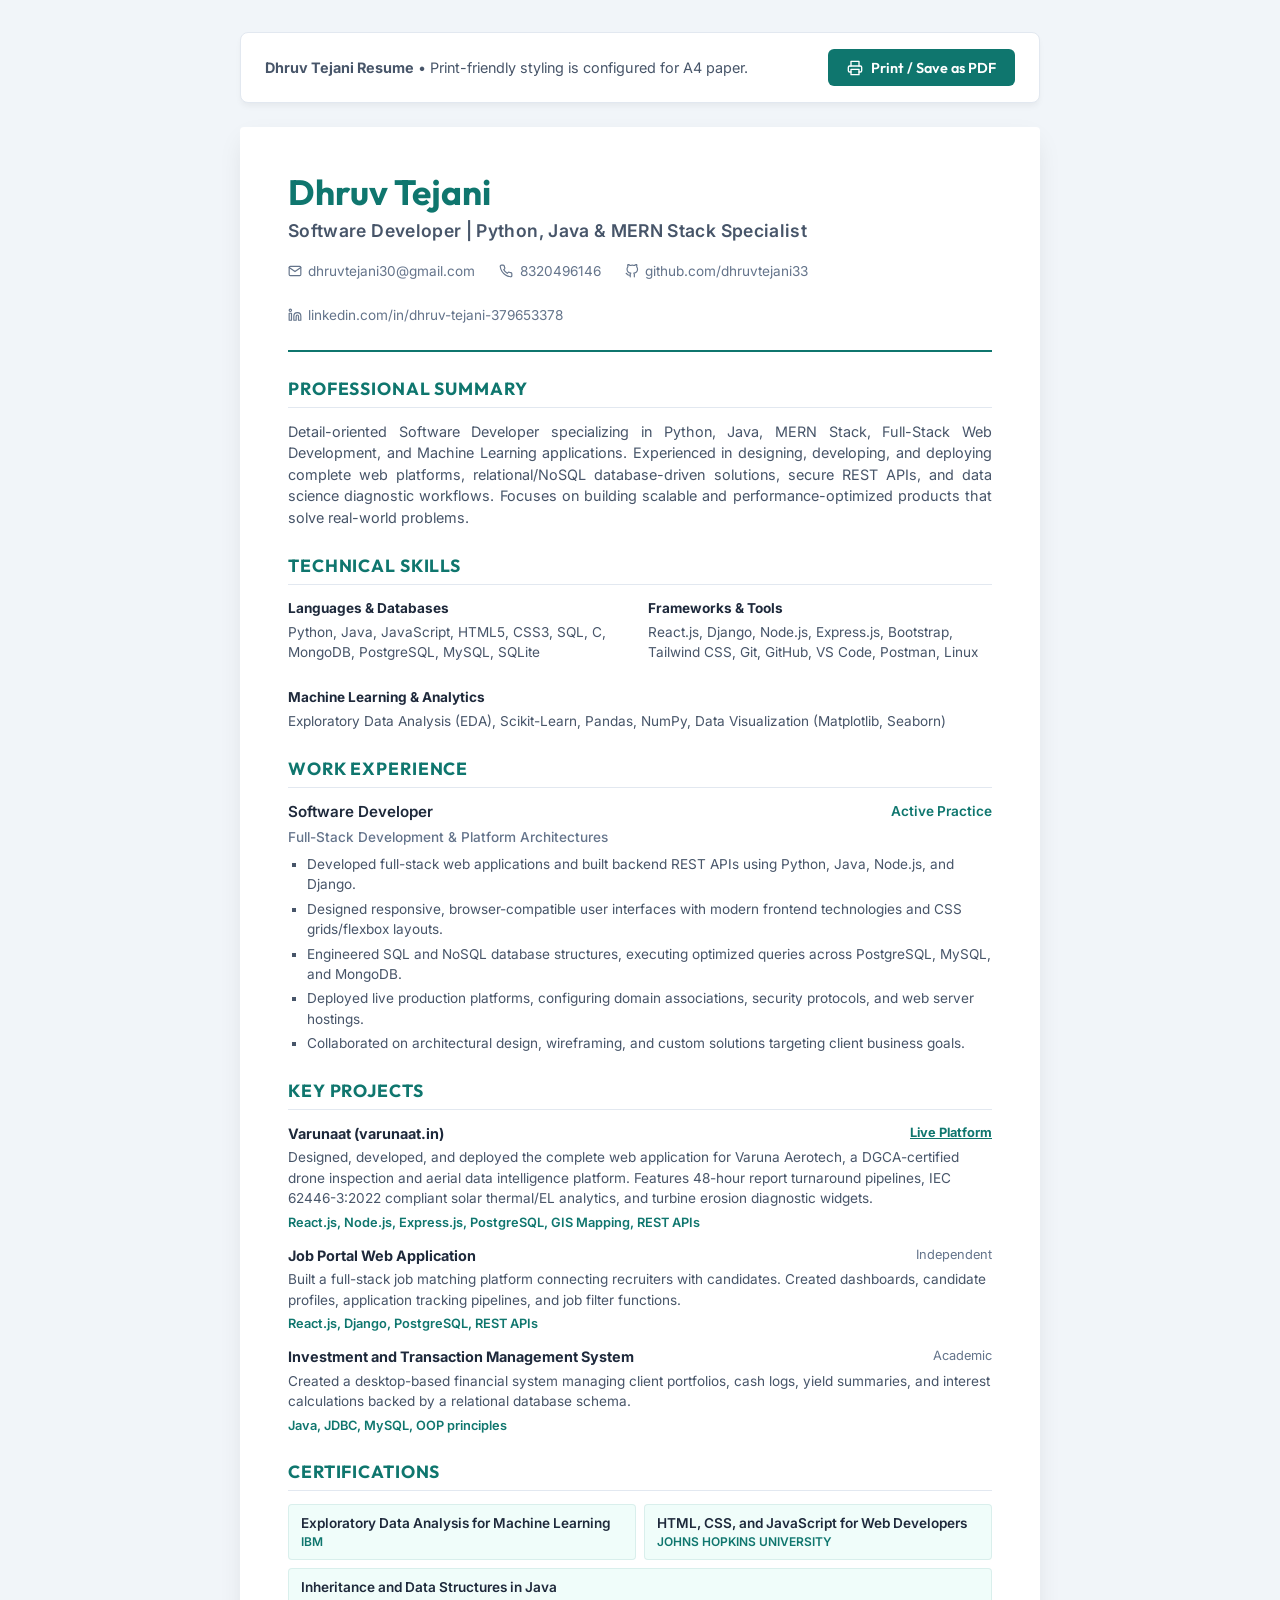
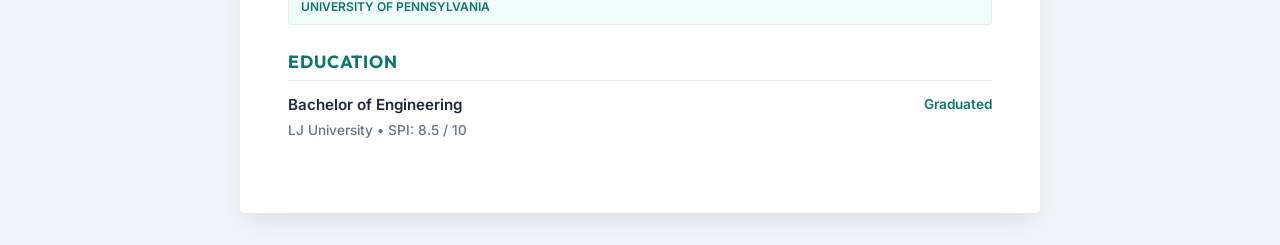
<file: resume.html>
<!DOCTYPE html>
<html lang="en">
<head>
  <meta charset="UTF-8">
  <meta name="viewport" content="width=device-width, initial-scale=1.0">
  <title>Resume - Dhruv Tejani</title>
  <link href="https://fonts.googleapis.com/css2?family=Inter:wght@300;400;500;600;700;800&family=Outfit:wght@400;600;700&display=swap" rel="stylesheet">
  <style>
    :root {
      --bg-web: #f1f5f9;
      --bg-resume: #ffffff;
      --text-main: #1e293b;
      --text-sub: #475569;
      --text-muted: #64748b;
      --accent: #0f766e;
      --accent-light: #f0fdfa;
      --border: #e2e8f0;
      
      --font-heading: 'Outfit', sans-serif;
      --font-body: 'Inter', sans-serif;
    }

    * {
      box-sizing: border-box;
      margin: 0;
      padding: 0;
    }

    body {
      font-family: var(--font-body);
      background-color: var(--bg-web);
      color: var(--text-main);
      line-height: 1.5;
      padding: 2rem 1rem;
    }

    /* Print Controller Bar */
    .print-bar {
      max-width: 800px;
      margin: 0 auto 1.5rem auto;
      background: #ffffff;
      border: 1px solid var(--border);
      border-radius: 8px;
      padding: 1rem 1.5rem;
      display: flex;
      justify-content: space-between;
      align-items: center;
      box-shadow: 0 4px 6px -1px rgb(0 0 0 / 0.05);
    }

    .print-info {
      font-size: 0.9rem;
      color: var(--text-sub);
    }

    .print-btn {
      font-family: var(--font-heading);
      background-color: var(--accent);
      color: white;
      border: none;
      padding: 0.6rem 1.2rem;
      font-weight: 600;
      border-radius: 6px;
      cursor: pointer;
      display: inline-flex;
      align-items: center;
      gap: 0.5rem;
      font-size: 0.9rem;
      transition: background-color 0.2s;
    }

    .print-btn:hover {
      background-color: #0d5c56;
    }

    /* Resume Document Wrapper (Simulated A4) */
    .resume-page {
      max-width: 800px;
      margin: 0 auto;
      background-color: var(--bg-resume);
      padding: 3rem;
      box-shadow: 0 10px 25px -5px rgb(0 0 0 / 0.1);
      border-radius: 4px;
      position: relative;
    }

    /* Header */
    .header {
      border-bottom: 2px solid var(--accent);
      padding-bottom: 1.5rem;
      margin-bottom: 1.5rem;
    }

    .name {
      font-family: var(--font-heading);
      font-size: 2.2rem;
      font-weight: 700;
      color: var(--accent);
      line-height: 1;
      margin-bottom: 0.5rem;
    }

    .title {
      font-size: 1.1rem;
      font-weight: 600;
      color: var(--text-sub);
      margin-bottom: 1rem;
      letter-spacing: 0.02em;
    }

    .contact-info {
      display: flex;
      flex-wrap: wrap;
      gap: 1.5rem;
      font-size: 0.85rem;
      color: var(--text-muted);
    }

    .contact-item {
      display: flex;
      align-items: center;
      gap: 0.4rem;
    }

    .contact-item a {
      color: inherit;
      text-decoration: none;
    }

    .contact-item a:hover {
      color: var(--accent);
    }

    /* Sections */
    .section {
      margin-bottom: 1.5rem;
    }

    .section-title {
      font-family: var(--font-heading);
      font-size: 1.1rem;
      font-weight: 700;
      text-transform: uppercase;
      letter-spacing: 0.05em;
      color: var(--accent);
      border-bottom: 1px solid var(--border);
      padding-bottom: 0.3rem;
      margin-bottom: 0.8rem;
    }

    .about-text {
      font-size: 0.9rem;
      color: var(--text-sub);
      text-align: justify;
    }

    /* Grid Layout for Skills */
    .skills-grid {
      display: grid;
      grid-template-columns: repeat(2, 1fr);
      gap: 1rem;
    }

    .skill-category {
      font-size: 0.85rem;
    }

    .skill-category-title {
      font-weight: 700;
      color: var(--text-main);
      margin-bottom: 0.25rem;
    }

    .skill-list {
      color: var(--text-sub);
    }

    /* Timeline Items (Experience, Education) */
    .item {
      margin-bottom: 1.2rem;
    }

    .item:last-child {
      margin-bottom: 0;
    }

    .item-header {
      display: flex;
      justify-content: space-between;
      font-weight: 600;
      font-size: 0.95rem;
      margin-bottom: 0.25rem;
    }

    .item-title {
      color: var(--text-main);
    }

    .item-date {
      color: var(--accent);
      font-size: 0.85rem;
    }

    .item-subtitle {
      font-size: 0.85rem;
      color: var(--text-muted);
      font-weight: 500;
      margin-bottom: 0.4rem;
    }

    .item-details {
      list-style-type: square;
      padding-left: 1.2rem;
      font-size: 0.85rem;
      color: var(--text-sub);
    }

    .item-details li {
      margin-bottom: 0.25rem;
    }

    /* Certifications Grid */
    .certs-list {
      display: grid;
      grid-template-columns: repeat(2, 1fr);
      gap: 0.5rem;
      font-size: 0.85rem;
      color: var(--text-sub);
    }

    .cert-item {
      background: var(--accent-light);
      border: 1px solid rgba(15, 118, 110, 0.1);
      padding: 0.5rem 0.75rem;
      border-radius: 4px;
    }

    .cert-name {
      font-weight: 600;
      color: var(--text-main);
    }

    .cert-org {
      font-size: 0.75rem;
      color: var(--accent);
      text-transform: uppercase;
      font-weight: 600;
    }

    /* Projects in Resume */
    .resume-projects {
      display: flex;
      flex-direction: column;
      gap: 0.8rem;
    }

    .proj-item {
      font-size: 0.85rem;
    }

    .proj-name {
      font-weight: 700;
      font-size: 0.9rem;
      color: var(--text-main);
      display: flex;
      justify-content: space-between;
    }

    .proj-desc {
      color: var(--text-sub);
      margin-top: 0.2rem;
    }

    .proj-tech {
      font-weight: 600;
      color: var(--accent);
      font-size: 0.8rem;
      margin-top: 0.25rem;
    }

    /* Print Media Query */
    @media print {
      body {
        background-color: #ffffff;
        color: #000000;
        padding: 0;
      }

      .print-bar {
        display: none;
      }

      .resume-page {
        box-shadow: none;
        padding: 0;
        margin: 0;
        max-width: 100%;
      }

      .section {
        page-break-inside: avoid;
      }
    }
  </style>
</head>
<body>

  <!-- Top bar shown on web view only -->
  <div class="print-bar">
    <div class="print-info">
      <strong>Dhruv Tejani Resume</strong> &bull; Print-friendly styling is configured for A4 paper.
    </div>
    <button class="print-btn" onclick="window.print()">
      <svg width="16" height="16" viewBox="0 0 24 24" fill="none" stroke="currentColor" stroke-width="2" stroke-linecap="round" stroke-linejoin="round"><polyline points="6 9 6 2 18 2 18 9"></polyline><path d="M6 18H4a2 2 0 0 1-2-2v-5a2 2 0 0 1 2-2h16a2 2 0 0 1 2 2v5a2 2 0 0 1-2 2h-2"></path><rect x="6" y="14" width="12" height="8"></rect></svg>
      Print / Save as PDF
    </button>
  </div>

  <!-- Resume Page Content -->
  <div class="resume-page">
    
    <!-- Header -->
    <header class="header">
      <h1 class="name">Dhruv Tejani</h1>
      <div class="title">Software Developer | Python, Java &amp; MERN Stack Specialist</div>
      
      <div class="contact-info">
        <div class="contact-item">
          <svg width="14" height="14" viewBox="0 0 24 24" fill="none" stroke="currentColor" stroke-width="2" stroke-linecap="round" stroke-linejoin="round"><path d="M4 4h16c1.1 0 2 .9 2 2v12c0 1.1-.9 2-2 2H4c-1.1 0-2-.9-2-2V6c0-1.1.9-2 2-2z"></path><polyline points="22,6 12,13 2,6"></polyline></svg>
          <a href="mailto:dhruvtejani30@gmail.com">dhruvtejani30@gmail.com</a>
        </div>
        <div class="contact-item">
          <svg width="14" height="14" viewBox="0 0 24 24" fill="none" stroke="currentColor" stroke-width="2" stroke-linecap="round" stroke-linejoin="round"><path d="M22 16.92v3a2 2 0 0 1-2.18 2 19.79 19.79 0 0 1-8.63-3.07 19.5 19.5 0 0 1-6-6 19.79 19.79 0 0 1-3.07-8.67A2 2 0 0 1 4.11 2h3a2 2 0 0 1 2 1.72 12.84 12.84 0 0 0 .7 2.81 2 2 0 0 1-.45 2.11L8.09 9.91a16 16 0 0 0 6 6l1.27-1.27a2 2 0 0 1 2.11-.45 12.84 12.84 0 0 0 2.81.7A2 2 0 0 1 22 16.92z"></path></svg>
          <a href="tel:8320496146">8320496146</a>
        </div>
        <div class="contact-item">
          <svg width="14" height="14" viewBox="0 0 24 24" fill="none" stroke="currentColor" stroke-width="2" stroke-linecap="round" stroke-linejoin="round"><path d="M9 19c-5 1.5-5-2.5-7-3m14 6v-3.87a3.37 3.37 0 0 0-.94-2.61c3.14-.35 6.44-1.54 6.44-7A5.44 5.44 0 0 0 20 4.77 5.07 5.07 0 0 0 19.91 1S18.73.65 16 2.48a13.38 13.38 0 0 0-7 0C6.27.65 5.09 1 5.09 1A5.07 5.07 0 0 0 5 4.77a5.44 5.44 0 0 0-1.5 3.78c0 5.42 3.3 6.61 6.44 7A3.37 3.37 0 0 0 9 18.13V22"></path></svg>
          <a href="https://github.com/dhruvtejani33" target="_blank">github.com/dhruvtejani33</a>
        </div>
        <div class="contact-item">
          <svg width="14" height="14" viewBox="0 0 24 24" fill="none" stroke="currentColor" stroke-width="2" stroke-linecap="round" stroke-linejoin="round"><path d="M16 8a6 6 0 0 1 6 6v7h-4v-7a2 2 0 0 0-2-2 2 2 0 0 0-2 2v7h-4v-7a6 6 0 0 1 6-6z"></path><rect x="2" y="9" width="4" height="12"></rect><circle cx="4" cy="4" r="2"></circle></svg>
          <a href="https://www.linkedin.com/in/dhruv-tejani-379653378?utm_source=share_via&utm_content=profile&utm_medium=member_android" target="_blank">linkedin.com/in/dhruv-tejani-379653378</a>
        </div>
      </div>
    </header>

    <!-- Professional Summary -->
    <section class="section">
      <h2 class="section-title">Professional Summary</h2>
      <p class="about-text">
        Detail-oriented Software Developer specializing in Python, Java, MERN Stack, Full-Stack Web Development, and Machine Learning applications. Experienced in designing, developing, and deploying complete web platforms, relational/NoSQL database-driven solutions, secure REST APIs, and data science diagnostic workflows. Focuses on building scalable and performance-optimized products that solve real-world problems.
      </p>
    </section>

    <!-- Skills -->
    <section class="section">
      <h2 class="section-title">Technical Skills</h2>
      <div class="skills-grid">
        <div class="skill-category">
          <div class="skill-category-title">Languages &amp; Databases</div>
          <div class="skill-list">Python, Java, JavaScript, HTML5, CSS3, SQL, C, MongoDB, PostgreSQL, MySQL, SQLite</div>
        </div>
        <div class="skill-category">
          <div class="skill-category-title">Frameworks &amp; Tools</div>
          <div class="skill-list">React.js, Django, Node.js, Express.js, Bootstrap, Tailwind CSS, Git, GitHub, VS Code, Postman, Linux</div>
        </div>
        <div class="skill-category" style="grid-column: span 2; margin-top: 0.5rem;">
          <div class="skill-category-title">Machine Learning &amp; Analytics</div>
          <div class="skill-list">Exploratory Data Analysis (EDA), Scikit-Learn, Pandas, NumPy, Data Visualization (Matplotlib, Seaborn)</div>
        </div>
      </div>
    </section>

    <!-- Professional Experience -->
    <section class="section">
      <h2 class="section-title">Work Experience</h2>
      <div class="item">
        <div class="item-header">
          <span class="item-title">Software Developer</span>
          <span class="item-date">Active Practice</span>
        </div>
        <div class="item-subtitle">Full-Stack Development &amp; Platform Architectures</div>
        <ul class="item-details">
          <li>Developed full-stack web applications and built backend REST APIs using Python, Java, Node.js, and Django.</li>
          <li>Designed responsive, browser-compatible user interfaces with modern frontend technologies and CSS grids/flexbox layouts.</li>
          <li>Engineered SQL and NoSQL database structures, executing optimized queries across PostgreSQL, MySQL, and MongoDB.</li>
          <li>Deployed live production platforms, configuring domain associations, security protocols, and web server hostings.</li>
          <li>Collaborated on architectural design, wireframing, and custom solutions targeting client business goals.</li>
        </ul>
      </div>
    </section>

    <!-- Featured Projects -->
    <section class="section">
      <h2 class="section-title">Key Projects</h2>
      <div class="resume-projects">
        <div class="proj-item">
          <div class="proj-name">
            <span>Varunaat (varunaat.in)</span>
            <a href="https://varunaat.in" target="_blank" style="color: var(--accent); text-decoration: underline; font-size: 0.8rem;">Live Platform</a>
          </div>
          <p class="proj-desc">Designed, developed, and deployed the complete web application for Varuna Aerotech, a DGCA-certified drone inspection and aerial data intelligence platform. Features 48-hour report turnaround pipelines, IEC 62446-3:2022 compliant solar thermal/EL analytics, and turbine erosion diagnostic widgets.</p>
          <div class="proj-tech">React.js, Node.js, Express.js, PostgreSQL, GIS Mapping, REST APIs</div>
        </div>
        
        <div class="proj-item">
          <div class="proj-name">
            <span>Job Portal Web Application</span>
            <span style="font-size: 0.8rem; font-weight: normal; color: var(--text-muted);">Independent</span>
          </div>
          <p class="proj-desc">Built a full-stack job matching platform connecting recruiters with candidates. Created dashboards, candidate profiles, application tracking pipelines, and job filter functions.</p>
          <div class="proj-tech">React.js, Django, PostgreSQL, REST APIs</div>
        </div>

        <div class="proj-item">
          <div class="proj-name">
            <span>Investment and Transaction Management System</span>
            <span style="font-size: 0.8rem; font-weight: normal; color: var(--text-muted);">Academic</span>
          </div>
          <p class="proj-desc">Created a desktop-based financial system managing client portfolios, cash logs, yield summaries, and interest calculations backed by a relational database schema.</p>
          <div class="proj-tech">Java, JDBC, MySQL, OOP principles</div>
        </div>
      </div>
    </section>

    <!-- Certifications -->
    <section class="section">
      <h2 class="section-title">Certifications</h2>
      <div class="certs-list">
        <div class="cert-item">
          <div class="cert-name">Exploratory Data Analysis for Machine Learning</div>
          <div class="cert-org">IBM</div>
        </div>
        <div class="cert-item">
          <div class="cert-name">HTML, CSS, and JavaScript for Web Developers</div>
          <div class="cert-org">Johns Hopkins University</div>
        </div>
        <div class="cert-item" style="grid-column: span 2;">
          <div class="cert-name">Inheritance and Data Structures in Java</div>
          <div class="cert-org">University of Pennsylvania</div>
        </div>
      </div>
    </section>

    <!-- Education -->
    <section class="section">
      <h2 class="section-title">Education</h2>
      <div class="item">
        <div class="item-header">
          <span class="item-title">Bachelor of Engineering</span>
          <span class="item-date">Graduated</span>
        </div>
        <div class="item-subtitle">LJ University &bull; SPI: 8.5 / 10</div>
      </div>
    </section>

  </div>
</body>
</html>
</file>
<file: style.css>
@import url('https://fonts.googleapis.com/css2?family=Inter:wght@300;400;500;600;700&family=Outfit:wght@300;400;500;600;700;800&display=swap');

/* --- Design System & CSS Variables --- */
:root {
  --bg-primary: #030712;
  --bg-secondary: #090d16;
  --bg-tertiary: #0f172a;
  --bg-card: rgba(9, 13, 22, 0.5);
  --text-primary: #f8fafc;
  --text-secondary: #94a3b8;
  --text-muted: #4b5563;
  --accent-cyan: #10b981;
  --accent-cyan-rgb: 16, 185, 129;
  --accent-purple: #0ea5e9;
  --accent-purple-rgb: 14, 165, 233;
  --accent-blue: #2563eb;
  --gradient-primary: linear-gradient(135deg, var(--accent-cyan), var(--accent-purple));
  --gradient-secondary: linear-gradient(135deg, var(--accent-purple), var(--accent-blue));
  --border-color: rgba(255, 255, 255, 0.04);
  --border-color-hover: rgba(16, 185, 129, 0.25);
  --shadow-sm: 0 2px 8px rgba(0, 0, 0, 0.4);
  --shadow-md: 0 10px 30px -10px rgba(0, 0, 0, 0.6);
  --shadow-lg: 0 20px 50px -15px rgba(0, 0, 0, 0.8);
  --shadow-glow: 0 0 30px rgba(16, 185, 129, 0.15);
  --shadow-glow-purple: 0 0 30px rgba(14, 165, 233, 0.15);
  
  --font-heading: 'Outfit', sans-serif;
  --font-body: 'Inter', sans-serif;
  
  --transition-fast: 0.15s cubic-bezier(0.25, 0.46, 0.45, 0.94);
  --transition-normal: 0.35s cubic-bezier(0.25, 0.46, 0.45, 0.94);
  --transition-slow: 0.55s cubic-bezier(0.25, 0.46, 0.45, 0.94);
  
  --border-radius: 16px;
  --border-radius-lg: 24px;
  --border-radius-xl: 32px;
  
  --container-width: 1200px;
  --header-height: 80px;
}

/* --- Resets & Base Styles --- */
*, *::before, *::after {
  box-sizing: border-box;
  margin: 0;
  padding: 0;
}

html {
  scroll-behavior: smooth;
  scroll-padding-top: var(--header-height);
  font-size: 16px;
  background-color: var(--bg-primary);
}

body {
  font-family: var(--font-body);
  color: var(--text-primary);
  background-color: var(--bg-primary);
  line-height: 1.6;
  overflow-x: hidden;
  -webkit-font-smoothing: antialiased;
}

h1, h2, h3, h4, h5, h6 {
  font-family: var(--font-heading);
  font-weight: 700;
  line-height: 1.2;
  letter-spacing: -0.02em;
}

a {
  color: inherit;
  text-decoration: none;
  transition: color var(--transition-fast);
}

img {
  max-width: 100%;
  height: auto;
  display: block;
}

input, textarea, button {
  font-family: inherit;
  font-size: inherit;
  outline: none;
}

button {
  cursor: pointer;
  border: none;
  background: none;
}

/* --- Interactive Particle Canvas Backdrop --- */
#particle-canvas {
  position: fixed;
  top: 0;
  left: 0;
  width: 100vw;
  height: 100vh;
  z-index: -2;
  pointer-events: none;
}

/* --- Desktop Custom Cursor (Disabled on Mobile) --- */
@media (min-width: 1025px) {
  body, a, button, input, textarea, select, .skills-tab-btn {
    cursor: none !important;
  }
  
  .custom-cursor {
    width: 28px;
    height: 28px;
    border: 1px solid rgba(16, 185, 129, 0.8);
    border-radius: 50%;
    position: fixed;
    transform: translate(-50%, -50%);
    pointer-events: none;
    z-index: 9999;
    transition: width 0.25s, height 0.25s, background-color 0.25s, border-color 0.25s;
    mix-blend-mode: screen;
  }
  
  .custom-cursor-dot {
    width: 5px;
    height: 5px;
    background-color: var(--accent-cyan);
    border-radius: 50%;
    position: fixed;
    transform: translate(-50%, -50%);
    pointer-events: none;
    z-index: 9999;
    mix-blend-mode: screen;
  }
  
  /* Hover Expansion */
  .custom-cursor.cursor-hover {
    width: 48px;
    height: 48px;
    border-color: var(--accent-purple);
    background-color: rgba(14, 165, 233, 0.08);
    box-shadow: 0 0 15px rgba(14, 165, 233, 0.2);
  }
  
  .custom-cursor-dot.cursor-hover {
    background-color: var(--accent-purple);
  }
}

/* --- Custom Scrollbar --- */
::-webkit-scrollbar {
  width: 8px;
}

::-webkit-scrollbar-track {
  background: var(--bg-primary);
}

::-webkit-scrollbar-thumb {
  background: #1e293b;
  border-radius: 4px;
}

::-webkit-scrollbar-thumb:hover {
  background: var(--accent-cyan);
}

/* --- Global Utility Classes --- */
.container {
  width: 100%;
  max-width: var(--container-width);
  margin: 0 auto;
  padding: 0 2rem;
}

.section {
  padding: 8rem 0;
  position: relative;
}

.section-title-wrapper {
  text-align: center;
  margin-bottom: 5rem;
}

.section-subtitle {
  font-family: var(--font-heading);
  text-transform: uppercase;
  font-size: 0.85rem;
  letter-spacing: 0.2em;
  font-weight: 600;
  background: var(--gradient-primary);
  -webkit-background-clip: text;
  -webkit-text-fill-color: transparent;
  display: inline-block;
  margin-bottom: 0.75rem;
}

.section-title {
  font-size: 2.8rem;
  font-weight: 800;
  position: relative;
  display: inline-block;
}

.section-title::after {
  content: '';
  position: absolute;
  bottom: -12px;
  left: 50%;
  transform: translateX(-50%);
  width: 50px;
  height: 3px;
  background: var(--gradient-primary);
  border-radius: 2px;
}

.text-gradient {
  background: var(--gradient-primary);
  -webkit-background-clip: text;
  -webkit-text-fill-color: transparent;
}

.bg-blur {
  backdrop-filter: blur(20px);
  -webkit-backdrop-filter: blur(20px);
}

/* --- Buttons & CTAs --- */
.btn {
  display: inline-flex;
  align-items: center;
  justify-content: center;
  gap: 0.75rem;
  padding: 0.85rem 1.8rem;
  font-weight: 600;
  border-radius: var(--border-radius);
  transition: all var(--transition-fast);
  font-family: var(--font-heading);
  letter-spacing: 0.02em;
  position: relative;
  overflow: hidden;
  z-index: 1;
}

.btn-primary {
  color: var(--bg-primary);
  background: var(--gradient-primary);
  box-shadow: var(--shadow-glow);
}

.btn-primary::before {
  content: '';
  position: absolute;
  top: 0;
  left: 0;
  width: 100%;
  height: 100%;
  background: var(--gradient-secondary);
  z-index: -1;
  opacity: 0;
  transition: opacity var(--transition-fast);
}

.btn-primary:hover {
  transform: translateY(-2px);
  box-shadow: 0 0 35px rgba(16, 185, 129, 0.35);
}

.btn-primary:hover::before {
  opacity: 1;
}

.btn-secondary {
  color: var(--text-primary);
  background: rgba(255, 255, 255, 0.02);
  border: 1px solid var(--border-color);
}

.btn-secondary:hover {
  background: rgba(255, 255, 255, 0.05);
  border-color: var(--accent-cyan);
  transform: translateY(-2px);
  box-shadow: var(--shadow-glow);
}

.btn-icon {
  font-size: 1.1rem;
  transition: transform var(--transition-fast);
}

.btn:hover .btn-icon {
  transform: translateX(3px);
}

/* --- Background Blobs --- */
.decor-blob {
  position: absolute;
  border-radius: 50%;
  filter: blur(120px);
  opacity: 0.1;
  z-index: -1;
  pointer-events: none;
  animation: float-blob 22s infinite alternate ease-in-out;
}

.blob-1 {
  width: 400px;
  height: 400px;
  background: var(--accent-cyan);
  top: 5%;
  left: -10%;
}

.blob-2 {
  width: 500px;
  height: 500px;
  background: var(--accent-purple);
  bottom: 5%;
  right: -10%;
  animation-delay: -6s;
}

.blob-3 {
  width: 300px;
  height: 300px;
  background: var(--accent-blue);
  top: 45%;
  left: 45%;
  animation-delay: -12s;
}

@keyframes float-blob {
  0% { transform: translate(0, 0) scale(1); }
  50% { transform: translate(60px, -60px) scale(1.15); }
  100% { transform: translate(-40px, 40px) scale(0.9); }
}

/* --- Header & Navbar --- */
.header {
  position: fixed;
  top: 0;
  left: 0;
  width: 100%;
  height: var(--header-height);
  z-index: 100;
  border-bottom: 1px solid transparent;
  transition: all var(--transition-normal);
}

.header.scrolled {
  background: rgba(3, 7, 18, 0.8);
  border-bottom: 1px solid var(--border-color);
  height: 70px;
  box-shadow: var(--shadow-sm);
}

.nav-container {
  display: flex;
  align-items: center;
  justify-content: space-between;
  height: 100%;
}

.logo {
  font-family: var(--font-heading);
  font-size: 1.5rem;
  font-weight: 800;
  display: flex;
  align-items: center;
  gap: 0.5rem;
  letter-spacing: -0.03em;
}

.logo-dot {
  width: 8px;
  height: 8px;
  background: var(--gradient-primary);
  border-radius: 50%;
  display: inline-block;
  box-shadow: var(--shadow-glow);
}

.nav-links {
  display: flex;
  align-items: center;
  gap: 2.5rem;
  list-style: none;
}

.nav-link {
  font-family: var(--font-heading);
  font-weight: 500;
  font-size: 0.95rem;
  color: var(--text-secondary);
  position: relative;
  padding: 0.5rem 0;
}

.nav-link::after {
  content: '';
  position: absolute;
  bottom: 0;
  left: 0;
  width: 0;
  height: 2px;
  background: var(--gradient-primary);
  transition: width var(--transition-fast);
  border-radius: 2px;
}

.nav-link:hover, .nav-link.active {
  color: var(--text-primary);
}

.nav-link:hover::after, .nav-link.active::after {
  width: 100%;
}

.nav-toggle {
  display: none;
  flex-direction: column;
  gap: 6px;
  width: 30px;
  height: 24px;
  justify-content: center;
}

.nav-toggle span {
  width: 100%;
  height: 2px;
  background-color: var(--text-primary);
  transition: all var(--transition-fast);
  border-radius: 2px;
}

/* Burger Active */
.nav-toggle.active span:nth-child(1) { transform: translateY(8px) rotate(45deg); }
.nav-toggle.active span:nth-child(2) { opacity: 0; }
.nav-toggle.active span:nth-child(3) { transform: translateY(-8px) rotate(-45deg); }

/* --- Hero Section --- */
.hero {
  min-height: 100vh;
  display: flex;
  align-items: center;
  padding-top: var(--header-height);
  position: relative;
  overflow: hidden;
}

.hero-grid {
  display: grid;
  grid-template-columns: 1.2fr 0.8fr;
  gap: 4rem;
  align-items: center;
}

.hero-greeting {
  font-family: var(--font-heading);
  font-size: 1.1rem;
  color: var(--accent-cyan);
  font-weight: 600;
  letter-spacing: 0.05em;
  margin-bottom: 1rem;
  display: flex;
  align-items: center;
  gap: 0.75rem;
}

.hero-greeting::after {
  content: '';
  width: 50px;
  height: 1px;
  background: var(--accent-cyan);
  display: inline-block;
}

.hero-name {
  font-size: 4.5rem;
  font-weight: 800;
  line-height: 1.1;
  margin-bottom: 1.5rem;
  letter-spacing: -0.03em;
}

.hero-title-scroller {
  font-size: 1.9rem;
  color: var(--text-secondary);
  font-weight: 500;
  margin-bottom: 2rem;
  min-height: 2.7rem;
}

.typing-cursor {
  display: inline-block;
  width: 3px;
  height: 1.8rem;
  background-color: var(--accent-cyan);
  margin-left: 5px;
  animation: blink 0.8s infinite;
  vertical-align: middle;
}

@keyframes blink { 50% { opacity: 0; } }

.hero-description {
  font-size: 1.1rem;
  color: var(--text-secondary);
  margin-bottom: 3rem;
  max-width: 540px;
}

.hero-ctas {
  display: flex;
  gap: 1.5rem;
  flex-wrap: wrap;
}

.hero-visual {
  position: relative;
  display: flex;
  justify-content: center;
  align-items: center;
}

.hero-glow-circle {
  width: 350px;
  height: 350px;
  border-radius: 50%;
  background: var(--gradient-primary);
  opacity: 0.15;
  filter: blur(60px);
  position: absolute;
  animation: float-circle 8s infinite alternate ease-in-out;
}

.hero-graphic-card {
  width: 100%;
  max-width: 360px;
  background: rgba(9, 13, 22, 0.6);
  border: 1px solid var(--border-color);
  border-radius: var(--border-radius-lg);
  padding: 2.2rem;
  box-shadow: var(--shadow-lg);
  position: relative;
  overflow: hidden;
  backdrop-filter: blur(12px);
  -webkit-backdrop-filter: blur(12px);
  animation: float-card 6s infinite alternate ease-in-out;
}

.hero-graphic-card::before {
  content: '';
  position: absolute;
  top: 0;
  left: 0;
  width: 4px;
  height: 100%;
  background: var(--gradient-primary);
}

.card-header-mock {
  display: flex;
  gap: 6px;
  margin-bottom: 1.5rem;
}

.card-header-mock span {
  width: 10px;
  height: 10px;
  border-radius: 50%;
  background: rgba(255,255,255,0.15);
}

.card-header-mock span:nth-child(1) { background: #ef4444; }
.card-header-mock span:nth-child(2) { background: #f59e0b; }
.card-header-mock span:nth-child(3) { background: #10b981; }

.code-mock {
  font-family: 'Courier New', Courier, monospace;
  font-size: 0.85rem;
  color: var(--text-secondary);
  line-height: 1.5;
}

.code-mock span.keyword { color: var(--accent-purple); }
.code-mock span.string { color: var(--accent-cyan); }
.code-mock span.comment { color: #52525b; }
.code-mock span.variable { color: #ec4899; }

@keyframes float-circle {
  0% { transform: translateY(0) scale(1); }
  100% { transform: translateY(-20px) scale(1.08); }
}

@keyframes float-card {
  0% { transform: translateY(0) rotate(0deg); }
  100% { transform: translateY(-15px) rotate(1.5deg); }
}

/* --- About Me Section --- */
.about-grid {
  display: grid;
  grid-template-columns: 0.9fr 1.1fr;
  gap: 5rem;
  align-items: center;
}

.about-visual {
  position: relative;
}

.about-card {
  background: var(--bg-card);
  border: 1px solid var(--border-color);
  border-radius: var(--border-radius-lg);
  padding: 3rem;
  box-shadow: var(--shadow-lg);
  position: relative;
  overflow: hidden;
  backdrop-filter: blur(12px);
  -webkit-backdrop-filter: blur(12px);
  transition: border-color var(--transition-normal);
}

.about-card:hover {
  border-color: var(--border-color-hover);
}

.about-card::after {
  content: '';
  position: absolute;
  bottom: 0;
  right: 0;
  width: 140px;
  height: 140px;
  background: radial-gradient(circle, rgba(16, 185, 129, 0.12) 0%, transparent 70%);
  pointer-events: none;
}

.about-stats {
  display: grid;
  grid-template-columns: repeat(2, 1fr);
  gap: 2rem;
}

.stat-item {
  text-align: center;
  padding: 1.8rem 1.2rem;
  background: rgba(255, 255, 255, 0.01);
  border-radius: var(--border-radius);
  border: 1px solid var(--border-color);
  transition: all var(--transition-fast);
}

.stat-item:hover {
  border-color: var(--accent-cyan);
  transform: translateY(-4px);
  box-shadow: var(--shadow-glow);
  background: rgba(16, 185, 129, 0.02);
}

.stat-number {
  font-size: 2.5rem;
  font-weight: 800;
  font-family: var(--font-heading);
  background: var(--gradient-primary);
  -webkit-background-clip: text;
  -webkit-text-fill-color: transparent;
  margin-bottom: 0.5rem;
}

.stat-label {
  font-size: 0.9rem;
  color: var(--text-secondary);
  font-weight: 500;
}

.about-text p {
  color: var(--text-secondary);
  margin-bottom: 1.5rem;
  font-size: 1.05rem;
}

.about-highlights {
  margin-top: 2.5rem;
  display: grid;
  grid-template-columns: repeat(2, 1fr);
  gap: 1.5rem;
}

.highlight-item {
  display: flex;
  align-items: flex-start;
  gap: 1rem;
}

.highlight-icon {
  width: 36px;
  height: 36px;
  border-radius: 50%;
  background: rgba(16, 185, 129, 0.08);
  color: var(--accent-cyan);
  display: flex;
  align-items: center;
  justify-content: center;
  font-size: 1.1rem;
  flex-shrink: 0;
  border: 1px solid rgba(16, 185, 129, 0.15);
}

.highlight-content h4 {
  font-size: 1rem;
  font-weight: 600;
  margin-bottom: 0.25rem;
}

.highlight-content p {
  font-size: 0.85rem;
  color: var(--text-secondary);
  margin: 0;
}

/* --- Featured Project (Varunaat) --- */
.featured-project {
  background: radial-gradient(circle at 10% 20%, rgba(9, 13, 22, 0.4) 0%, transparent 60%);
  border-top: 1px solid var(--border-color);
  border-bottom: 1px solid var(--border-color);
}

.featured-grid {
  display: grid;
  grid-template-columns: 1.1fr 0.9fr;
  gap: 5rem;
  align-items: center;
}

.featured-visual {
  position: relative;
}

.featured-glow {
  width: 400px;
  height: 400px;
  border-radius: 50%;
  background: radial-gradient(circle, rgba(14, 165, 233, 0.12) 0%, transparent 70%);
  position: absolute;
  top: 50%;
  left: 50%;
  transform: translate(-50%, -50%);
  z-index: 0;
  pointer-events: none;
}

.featured-mockup-wrapper {
  position: relative;
  z-index: 1;
  border-radius: var(--border-radius-lg);
  overflow: hidden;
  box-shadow: var(--shadow-lg);
  border: 1px solid rgba(255, 255, 255, 0.06);
  transition: transform var(--transition-normal);
}

.featured-mockup-wrapper::before {
  content: '';
  position: absolute;
  top: 0;
  left: 0;
  right: 0;
  bottom: 0;
  border-radius: var(--border-radius-lg);
  box-shadow: inset 0 0 20px rgba(255, 255, 255, 0.05);
  pointer-events: none;
  z-index: 2;
}

.featured-mockup-wrapper:hover {
  transform: scale(1.025);
}

.featured-mockup {
  width: 100%;
  display: block;
}

.featured-tag {
  background: rgba(16, 185, 129, 0.08);
  color: var(--accent-cyan);
  padding: 0.35rem 1rem;
  border-radius: 50px;
  font-size: 0.8rem;
  font-weight: 600;
  letter-spacing: 0.05em;
  text-transform: uppercase;
  display: inline-block;
  margin-bottom: 1.5rem;
  border: 1px solid rgba(16, 185, 129, 0.15);
}

.featured-title {
  font-size: 3.2rem;
  font-weight: 800;
  margin-bottom: 1.5rem;
  letter-spacing: -0.03em;
}

.featured-description {
  color: var(--text-secondary);
  font-size: 1.1rem;
  margin-bottom: 2rem;
}

.featured-bullets {
  list-style: none;
  margin-bottom: 2.5rem;
}

.featured-bullets li {
  position: relative;
  padding-left: 2rem;
  margin-bottom: 1rem;
  color: var(--text-secondary);
  font-size: 0.95rem;
}

.featured-bullets li::before {
  content: "✓";
  position: absolute;
  left: 0;
  top: 0;
  color: var(--accent-cyan);
  font-weight: 800;
  font-size: 1.1rem;
}

.featured-tech {
  display: flex;
  flex-wrap: wrap;
  gap: 0.75rem;
  margin-bottom: 3rem;
}

.tech-tag {
  background: rgba(255, 255, 255, 0.01);
  border: 1px solid var(--border-color);
  color: var(--text-secondary);
  padding: 0.4rem 1rem;
  border-radius: 8px;
  font-size: 0.85rem;
  font-weight: 500;
  transition: all var(--transition-fast);
}

.tech-tag:hover {
  border-color: var(--accent-cyan);
  color: var(--text-primary);
  background: rgba(16, 185, 129, 0.03);
}

/* --- Skills Section --- */
.skills-container {
  display: flex;
  flex-direction: column;
  gap: 3rem;
}

.skills-tabs {
  display: flex;
  justify-content: center;
  gap: 1rem;
  flex-wrap: wrap;
}

.skills-tab-btn {
  font-family: var(--font-heading);
  font-weight: 600;
  font-size: 0.95rem;
  color: var(--text-secondary);
  padding: 0.75rem 1.6rem;
  border-radius: var(--border-radius);
  border: 1px solid var(--border-color);
  background: rgba(255,255,255,0.01);
  transition: all var(--transition-fast);
}

.skills-tab-btn:hover {
  color: var(--text-primary);
  border-color: var(--accent-cyan);
}

.skills-tab-btn.active {
  color: var(--bg-primary);
  background: var(--gradient-primary);
  border-color: transparent;
  box-shadow: var(--shadow-glow);
}

.skills-panel {
  display: none;
  grid-template-columns: repeat(auto-fill, minmax(180px, 1fr));
  gap: 1.5rem;
}

.skills-panel.active {
  display: grid;
  animation: fadeIn var(--transition-normal) forwards;
}

.skill-card {
  background: var(--bg-card);
  border: 1px solid var(--border-color);
  border-radius: var(--border-radius);
  padding: 2.2rem 1.5rem;
  text-align: center;
  transition: all var(--transition-fast);
  display: flex;
  flex-direction: column;
  align-items: center;
  gap: 1rem;
  position: relative;
  overflow: hidden;
  backdrop-filter: blur(8px);
  -webkit-backdrop-filter: blur(8px);
}

.skill-card::before {
  content: '';
  position: absolute;
  bottom: 0;
  left: 0;
  width: 100%;
  height: 3px;
  background: var(--gradient-primary);
  transform: scaleX(0);
  transition: transform var(--transition-fast);
}

.skill-card:hover {
  border-color: var(--accent-cyan);
  box-shadow: var(--shadow-glow);
}

.skill-card:hover::before {
  transform: scaleX(1);
}

.skill-icon {
  width: 50px;
  height: 50px;
  font-size: 2.2rem;
  display: flex;
  align-items: center;
  justify-content: center;
  color: var(--accent-cyan);
  transition: transform var(--transition-fast);
}

.skill-card:hover .skill-icon {
  transform: scale(1.1) translateZ(10px);
}

.skill-name {
  font-size: 0.95rem;
  font-weight: 600;
}

@keyframes fadeIn {
  from { opacity: 0; transform: translateY(15px); }
  to { opacity: 1; transform: translateY(0); }
}

/* --- Projects / My Work Section --- */
.section-description {
  color: var(--text-secondary);
  font-size: 1.1rem;
  margin-top: 1rem;
  max-width: 600px;
  margin-left: auto;
  margin-right: auto;
  text-align: center;
  line-height: 1.6;
}

.projects-grid {
  display: grid;
  grid-template-columns: repeat(3, 1fr);
  gap: 2rem;
}

.project-card {
  background: var(--bg-card);
  border: 1px solid var(--border-color);
  border-radius: var(--border-radius-lg);
  padding: 2.5rem;
  transition: all var(--transition-normal);
  display: flex;
  flex-direction: column;
  justify-content: space-between;
  min-height: 360px;
  position: relative;
  overflow: hidden;
  box-shadow: var(--shadow-md);
  backdrop-filter: blur(8px);
  -webkit-backdrop-filter: blur(8px);
}

.project-card::before {
  content: '';
  position: absolute;
  top: 0;
  left: 0;
  width: 100%;
  height: 4px;
  background: var(--gradient-secondary);
  opacity: 0;
  transition: opacity var(--transition-fast);
}

.project-card:hover {
  border-color: var(--accent-purple);
  box-shadow: var(--shadow-glow-purple);
  transform: translateY(-4px);
}

.project-card:hover::before {
  opacity: 1;
}

/* Production card variant — green accent */
.project-card--production::before {
  background: var(--gradient-primary);
}

.project-card--production:hover {
  border-color: var(--accent-cyan);
  box-shadow: var(--shadow-glow);
}

/* Hindi project name */
.project-name-hindi {
  font-size: 1.3rem;
  font-weight: 700;
  background: var(--gradient-primary);
  -webkit-background-clip: text;
  -webkit-text-fill-color: transparent;
  background-clip: text;
  margin-bottom: 0.3rem;
  letter-spacing: 0.02em;
  line-height: 1.3;
}

/* Status badge */
.project-status-badge {
  display: inline-flex;
  align-items: center;
  gap: 0.5rem;
  font-size: 0.78rem;
  font-weight: 600;
  color: var(--accent-cyan);
  background: rgba(16, 185, 129, 0.06);
  border: 1px solid rgba(16, 185, 129, 0.15);
  border-radius: 100px;
  padding: 0.3rem 0.9rem;
  margin-bottom: 1rem;
  margin-top: 0.5rem;
  width: fit-content;
  letter-spacing: 0.02em;
  text-transform: uppercase;
}

.status-dot {
  width: 7px;
  height: 7px;
  background: var(--accent-cyan);
  border-radius: 50%;
  display: inline-block;
  box-shadow: 0 0 6px var(--accent-cyan);
  animation: status-pulse 2s ease-in-out infinite;
}

@keyframes status-pulse {
  0%, 100% { opacity: 1; box-shadow: 0 0 6px var(--accent-cyan); }
  50% { opacity: 0.5; box-shadow: 0 0 12px var(--accent-cyan); }
}

.project-header {
  display: flex;
  justify-content: space-between;
  align-items: flex-start;
  margin-bottom: 1.2rem;
}

.project-icon {
  font-size: 2.5rem;
  color: var(--accent-purple);
}

.project-links {
  display: flex;
  gap: 0.75rem;
}

.project-link {
  width: 38px;
  height: 38px;
  background: rgba(255, 255, 255, 0.01);
  border: 1px solid var(--border-color);
  border-radius: 50%;
  display: flex;
  align-items: center;
  justify-content: center;
  font-size: 1.1rem;
  color: var(--text-secondary);
  transition: all var(--transition-fast);
}

.project-link:hover {
  color: var(--accent-purple);
  border-color: var(--accent-purple);
  background: rgba(14, 165, 233, 0.08);
  transform: scale(1.05);
}

/* Live link — green glow */
.project-link--live {
  border-color: rgba(16, 185, 129, 0.25);
  color: var(--accent-cyan);
}

.project-link--live:hover {
  color: var(--accent-cyan);
  border-color: var(--accent-cyan);
  background: rgba(16, 185, 129, 0.1);
  box-shadow: 0 0 12px rgba(16, 185, 129, 0.2);
}

/* Private access — muted lock */
.project-link--private {
  cursor: default;
  color: var(--text-muted);
  border-color: rgba(255, 255, 255, 0.06);
}

.project-link--private:hover {
  color: var(--text-muted);
  border-color: rgba(255, 255, 255, 0.1);
  background: rgba(255, 255, 255, 0.02);
  transform: none;
}

.project-title {
  font-size: 1.5rem;
  font-weight: 700;
  margin-bottom: 0.5rem;
  letter-spacing: -0.02em;
  line-height: 1.25;
}

.project-description {
  color: var(--text-secondary);
  font-size: 0.92rem;
  margin-bottom: 1.5rem;
  flex-grow: 1;
  line-height: 1.65;
}

.project-tech {
  display: flex;
  flex-wrap: wrap;
  gap: 0.5rem;
}

.project-tech span {
  font-size: 0.78rem;
  background: rgba(14, 165, 233, 0.06);
  border: 1px solid rgba(14, 165, 233, 0.15);
  color: var(--accent-purple);
  padding: 0.3rem 0.75rem;
  border-radius: 6px;
  font-weight: 500;
}

.project-card--production .project-tech span {
  background: rgba(16, 185, 129, 0.04);
  border-color: rgba(16, 185, 129, 0.12);
  color: var(--accent-cyan);
}


/* --- Experience & Education --- */
.timeline-grid {
  display: grid;
  grid-template-columns: 1fr 1fr;
  gap: 4rem;
}

.timeline-column h3 {
  font-size: 1.8rem;
  margin-bottom: 3rem;
  display: flex;
  align-items: center;
  gap: 1rem;
}

.timeline-column h3 i {
  color: var(--accent-cyan);
}

.timeline-list {
  position: relative;
  padding-left: 2rem;
  border-left: 2px solid var(--border-color);
}

.timeline-item {
  position: relative;
  margin-bottom: 3.5rem;
}

.timeline-item:last-child {
  margin-bottom: 0;
}

.timeline-marker {
  position: absolute;
  left: -2.6rem;
  top: 0.25rem;
  width: 16px;
  height: 16px;
  border-radius: 50%;
  background: var(--bg-primary);
  border: 3px solid var(--accent-cyan);
  box-shadow: 0 0 10px rgba(16, 185, 129, 0.4);
  transition: all var(--transition-fast);
}

.timeline-item:hover .timeline-marker {
  background: var(--accent-cyan);
  transform: scale(1.2);
}

.timeline-date {
  font-size: 0.85rem;
  font-weight: 600;
  letter-spacing: 0.05em;
  color: var(--accent-cyan);
  margin-bottom: 0.5rem;
  text-transform: uppercase;
}

.timeline-title {
  font-size: 1.3rem;
  font-weight: 700;
  margin-bottom: 0.25rem;
}

.timeline-subtitle {
  font-size: 0.95rem;
  color: var(--text-secondary);
  font-weight: 500;
  margin-bottom: 1rem;
}

.timeline-detail {
  list-style: none;
  font-size: 0.95rem;
  color: var(--text-secondary);
}

.timeline-detail li {
  margin-bottom: 0.5rem;
  position: relative;
  padding-left: 1.25rem;
}

.timeline-detail li::before {
  content: '→';
  position: absolute;
  left: 0;
  color: var(--accent-cyan);
}

/* --- Certifications Section --- */
.certs-grid {
  display: grid;
  grid-template-columns: repeat(3, 1fr);
  gap: 2rem;
}

.cert-card {
  background: var(--bg-card);
  border: 1px solid var(--border-color);
  border-radius: var(--border-radius);
  padding: 2.5rem 2rem;
  position: relative;
  overflow: hidden;
  box-shadow: var(--shadow-sm);
  display: flex;
  flex-direction: column;
  justify-content: space-between;
  min-height: 220px;
  transition: all var(--transition-fast);
  backdrop-filter: blur(8px);
  -webkit-backdrop-filter: blur(8px);
}

.cert-card:hover {
  border-color: var(--accent-cyan);
  box-shadow: var(--shadow-glow);
}

.cert-badge {
  font-size: 2.5rem;
  color: var(--accent-cyan);
  margin-bottom: 1.5rem;
  transition: transform var(--transition-fast);
}

.cert-card:hover .cert-badge {
  transform: scale(1.1) rotate(5deg);
}

.cert-title {
  font-size: 1.15rem;
  font-weight: 700;
  margin-bottom: 0.5rem;
  line-height: 1.4;
}

.cert-issuer {
  font-size: 0.85rem;
  font-weight: 600;
  color: var(--text-secondary);
  text-transform: uppercase;
  letter-spacing: 0.05em;
}

/* --- Contact Section --- */
.contact-grid {
  display: grid;
  grid-template-columns: 0.8fr 1.2fr;
  gap: 5rem;
}

.contact-info-wrapper {
  display: flex;
  flex-direction: column;
  justify-content: space-between;
}

.contact-intro h3 {
  font-size: 2rem;
  margin-bottom: 1rem;
}

.contact-intro p {
  color: var(--text-secondary);
  margin-bottom: 2.5rem;
}

.contact-details {
  display: flex;
  flex-direction: column;
  gap: 2rem;
  margin-bottom: 3rem;
}

.contact-item {
  display: flex;
  align-items: center;
  gap: 1.5rem;
}

.contact-item-icon {
  width: 50px;
  height: 50px;
  border-radius: var(--border-radius);
  background: rgba(255, 255, 255, 0.01);
  border: 1px solid var(--border-color);
  color: var(--accent-cyan);
  display: flex;
  align-items: center;
  justify-content: center;
  font-size: 1.3rem;
  flex-shrink: 0;
  transition: all var(--transition-fast);
}

.contact-item:hover .contact-item-icon {
  border-color: var(--accent-cyan);
  background: rgba(16, 185, 129, 0.04);
  box-shadow: var(--shadow-glow);
}

.contact-item-text span {
  display: block;
  font-size: 0.8rem;
  color: var(--text-secondary);
  text-transform: uppercase;
  letter-spacing: 0.05em;
}

.contact-item-text a, .contact-item-text p {
  font-size: 1.05rem;
  font-weight: 600;
}

.contact-item-text a:hover {
  color: var(--accent-cyan);
}

.contact-socials {
  display: flex;
  gap: 1.25rem;
}

.social-link {
  width: 44px;
  height: 44px;
  border-radius: 50%;
  background: rgba(255, 255, 255, 0.01);
  border: 1px solid var(--border-color);
  display: flex;
  align-items: center;
  justify-content: center;
  font-size: 1.2rem;
  color: var(--text-secondary);
  transition: all var(--transition-fast);
}

.social-link:hover {
  color: var(--accent-cyan);
  border-color: var(--accent-cyan);
  background: rgba(16, 185, 129, 0.04);
  transform: translateY(-3px);
  box-shadow: var(--shadow-glow);
}

.contact-form-wrapper {
  background: var(--bg-card);
  border: 1px solid var(--border-color);
  border-radius: var(--border-radius-lg);
  padding: 3rem;
  box-shadow: var(--shadow-lg);
  position: relative;
  backdrop-filter: blur(12px);
  -webkit-backdrop-filter: blur(12px);
}

.form-group-row {
  display: grid;
  grid-template-columns: 1fr 1fr;
  gap: 1.5rem;
}

.form-group {
  margin-bottom: 2rem;
  position: relative;
}

.form-control {
  width: 100%;
  background: rgba(255, 255, 255, 0.01);
  border: 1px solid var(--border-color);
  border-radius: var(--border-radius);
  padding: 1rem 1.25rem;
  color: var(--text-primary);
  font-size: 0.95rem;
  transition: all var(--transition-fast);
}

.form-control:focus {
  border-color: var(--accent-cyan);
  background: rgba(255,255,255,0.02);
  box-shadow: 0 0 15px rgba(16, 185, 129, 0.15);
}

textarea.form-control {
  resize: vertical;
  min-height: 150px;
}

.form-label {
  display: block;
  font-size: 0.85rem;
  font-weight: 600;
  color: var(--text-secondary);
  margin-bottom: 0.5rem;
  letter-spacing: 0.02em;
}

/* Submit Form Loading */
.form-status {
  display: none;
  align-items: center;
  gap: 0.75rem;
  margin-top: 1.5rem;
  font-size: 0.95rem;
}

.form-status.success { display: flex; color: #10b981; }
.form-status.error { display: flex; color: #ef4444; }
.form-status.loading { display: flex; color: var(--accent-cyan); }

.spinner {
  width: 20px;
  height: 20px;
  border: 2px solid rgba(16, 185, 129, 0.2);
  border-left-color: var(--accent-cyan);
  border-radius: 50%;
  animation: spin 0.8s linear infinite;
}

@keyframes spin { to { transform: rotate(360deg); } }

/* --- Footer --- */
.footer {
  padding: 3rem 0;
  border-top: 1px solid var(--border-color);
  background: #02050c;
  text-align: center;
  position: relative;
  z-index: 1;
}

.footer-content {
  display: flex;
  flex-direction: column;
  align-items: center;
  gap: 1.5rem;
}

.scroll-top-btn {
  width: 44px;
  height: 44px;
  border-radius: 50%;
  background: var(--bg-tertiary);
  border: 1px solid var(--border-color);
  color: var(--text-secondary);
  display: flex;
  align-items: center;
  justify-content: center;
  font-size: 1.2rem;
  transition: all var(--transition-fast);
}

.scroll-top-btn:hover {
  background: var(--accent-cyan);
  color: var(--bg-primary);
  transform: translateY(-3px);
  box-shadow: var(--shadow-glow);
}

.footer-text {
  color: var(--text-secondary);
  font-size: 0.9rem;
}

/* --- Scroll-Linked Animations (Intersection Observer) --- */
.reveal {
  opacity: 0;
  transform: translateY(35px) scale(0.98);
  transition: opacity var(--transition-slow), transform var(--transition-slow);
}

.reveal.active {
  opacity: 1;
  transform: translateY(0) scale(1);
}

/* --- Responsive Media Queries --- */

/* ── Tablet Landscape ── */
@media (max-width: 1024px) {
  :root { --container-width: 900px; }
  .hero-name { font-size: 3.5rem; }
  .featured-grid, .about-grid, .contact-grid { gap: 3rem; }
  .featured-title { font-size: 2.8rem; }
}

/* ── Tablet Portrait ── */
@media (max-width: 991px) {
  .hero-grid {
    grid-template-columns: 1fr;
    gap: 3rem;
    text-align: center;
  }
  
  .hero-content {
    display: flex;
    flex-direction: column;
    align-items: center;
  }
  
  .hero-description { margin-left: auto; margin-right: auto; }
  .hero-ctas { justify-content: center; }
  .hero-visual { margin-top: 2rem; }
  
  .about-grid, .featured-grid, .timeline-grid, .contact-grid { grid-template-columns: 1fr; }
  .about-visual, .featured-visual { order: 2; }
  .projects-grid { grid-template-columns: repeat(2, 1fr); }
  .certs-grid { grid-template-columns: repeat(2, 1fr); }
  .featured-title { font-size: 2.5rem; }
  .section-title-wrapper { margin-bottom: 3.5rem; }
  .contact-grid { gap: 3rem; }
}

/* ── Mobile ── */
@media (max-width: 768px) {
  :root { --header-height: 64px; }
  
  /* Container & Sections */
  .container { padding: 0 1.25rem; }
  .section { padding: 5rem 0; }
  .section-title { font-size: 2rem; }
  .section-title-wrapper { margin-bottom: 3rem; }
  .section-subtitle { font-size: 0.8rem; letter-spacing: 0.15em; }
  .section-description { font-size: 1rem; }
  
  /* Hero */
  .hero { min-height: auto; padding-top: calc(var(--header-height) + 2rem); padding-bottom: 4rem; }
  .hero-name { font-size: 2.5rem; }
  .hero-title-scroller { font-size: 1.3rem; min-height: 2rem; }
  .hero-description { font-size: 0.95rem; margin-bottom: 2rem; }
  .hero-graphic-card { max-width: 300px; padding: 1.5rem; }
  .code-mock { font-size: 0.75rem; }
  .hero-glow-circle { width: 220px; height: 220px; }
  .hero-greeting { font-size: 1rem; }
  
  /* Mobile Navigation — Slide In */
  .nav-links {
    position: fixed;
    top: var(--header-height);
    left: -100%;
    width: 100%;
    height: calc(100vh - var(--header-height));
    height: calc(100dvh - var(--header-height));
    background: rgba(3, 7, 18, 0.98);
    backdrop-filter: blur(25px);
    -webkit-backdrop-filter: blur(25px);
    flex-direction: column;
    align-items: center;
    justify-content: flex-start;
    padding: 2rem 2rem 4rem;
    gap: 0;
    transition: left var(--transition-normal);
    border-top: 1px solid var(--border-color);
    overflow-y: auto;
    -webkit-overflow-scrolling: touch;
  }
  
  .nav-links.active { left: 0; }
  
  .nav-links li {
    width: 100%;
    text-align: center;
    border-bottom: 1px solid var(--border-color);
  }
  
  .nav-links li:last-child { border-bottom: none; }
  
  .nav-link {
    display: block;
    padding: 1.1rem 0.5rem;
    font-size: 1.1rem;
  }
  
  .nav-link::after { display: none; }
  
  .nav-links .btn.btn-secondary {
    margin-top: 1rem;
    padding: 0.85rem 2rem !important;
    font-size: 1rem !important;
    width: 100%;
    justify-content: center;
  }
  
  .nav-toggle { display: flex; }
  
  /* Body scroll lock when nav is open */
  body.nav-open { overflow: hidden; }
  
  /* Buttons — Touch Friendly */
  .btn { padding: 0.8rem 1.5rem; font-size: 0.9rem; min-height: 44px; }
  .hero-ctas { gap: 1rem; }
  
  /* About */
  .about-card { padding: 2rem; }
  .about-text p { font-size: 0.95rem; }
  .about-highlights { grid-template-columns: 1fr; gap: 1.2rem; }
  .stat-number { font-size: 2rem; }
  .stat-item { padding: 1.4rem 1rem; }
  
  /* Featured */
  .featured-title { font-size: 2.2rem; }
  .featured-description { font-size: 1rem; }
  .featured-bullets li { font-size: 0.9rem; padding-left: 1.5rem; }
  .featured-tech { gap: 0.6rem; }
  .featured-tag { font-size: 0.75rem; padding: 0.3rem 0.85rem; }
  
  /* Hotspots — hide on touch devices (hover-dependent) */
  .hotspot-node { display: none; }
  
  /* Skills */
  .skills-tabs { gap: 0.5rem; justify-content: center; }
  .skills-tab-btn { padding: 0.6rem 1rem; font-size: 0.85rem; border-radius: 12px; }
  .skills-panel { grid-template-columns: repeat(auto-fill, minmax(140px, 1fr)); gap: 1rem; }
  .skill-card { padding: 1.5rem 1rem; }
  .skill-icon { width: 44px; height: 44px; font-size: 2rem; }
  .skill-name { font-size: 0.9rem; }
  
  /* Projects */
  .projects-grid { grid-template-columns: 1fr; }
  .project-card { padding: 2rem; min-height: auto; }
  .project-title { font-size: 1.35rem; }
  .project-description { font-size: 0.9rem; }
  .project-icon { font-size: 2.2rem; }
  .project-link { width: 42px; height: 42px; }
  
  /* Timeline */
  .timeline-grid { gap: 3rem; }
  .timeline-column h3 { font-size: 1.4rem; margin-bottom: 2rem; }
  .timeline-title { font-size: 1.15rem; }
  .timeline-subtitle { font-size: 0.9rem; }
  .timeline-detail { font-size: 0.9rem; }
  .timeline-item { margin-bottom: 2.5rem; }
  
  /* Certifications */
  .certs-grid { grid-template-columns: 1fr; }
  .cert-card { padding: 2rem 1.5rem; min-height: auto; flex-direction: row; align-items: flex-start; gap: 1.2rem; }
  .cert-badge { font-size: 2.2rem; margin-bottom: 0; flex-shrink: 0; }
  .cert-title { font-size: 1.05rem; }
  
  /* Contact */
  .contact-intro h3 { font-size: 1.6rem; }
  .contact-intro p { font-size: 0.95rem; margin-bottom: 2rem; }
  .form-group-row { grid-template-columns: 1fr; gap: 0; }
  .contact-form-wrapper { padding: 1.5rem; }
  .contact-item-icon { width: 44px; height: 44px; }
  .contact-item { gap: 1rem; }
  .contact-item-text a, .contact-item-text p { font-size: 0.95rem; }
  .social-link { width: 44px; height: 44px; }
  
  /* Terminal */
  .terminal-wrapper { margin-top: 3rem !important; }
  .terminal-body { min-height: 200px; max-height: 280px; padding: 1rem; }
  .terminal-prompt { font-size: 0.72rem; white-space: nowrap; }
  #cli-terminal-input { font-size: 0.8rem; }
  .terminal-output { font-size: 0.78rem; }
  .terminal-title { font-size: 0.72rem; margin-left: 1rem; }
  .terminal-welcome { font-size: 0.82rem; }
  .terminal-welcome-sub { font-size: 0.78rem; }
  .terminal-header { padding: 0.6rem 1rem; }
  
  /* Background blobs — smaller on mobile for performance */
  .blob-1 { width: 200px; height: 200px; }
  .blob-2 { width: 250px; height: 250px; }
  .blob-3 { width: 150px; height: 150px; }
  
  /* Security scan log */
  .security-scan-log { font-size: 0.72rem; padding: 0.75rem; }
  
  /* Footer */
  .footer { padding: 2rem 0; }
  .footer-text { font-size: 0.82rem; }
}

/* ── Small Mobile ── */
@media (max-width: 480px) {
  .container { padding: 0 1rem; }
  .section { padding: 3.5rem 0; }
  
  /* Hero */
  .hero { padding-top: calc(var(--header-height) + 1.5rem); padding-bottom: 3rem; }
  .hero-name { font-size: 2rem; }
  .hero-title-scroller { font-size: 1.05rem; min-height: 1.6rem; }
  .hero-description { font-size: 0.9rem; }
  .hero-greeting { font-size: 0.9rem; }
  .hero-greeting::after { width: 30px; }
  .hero-graphic-card { max-width: 260px; padding: 1.2rem; }
  .code-mock { font-size: 0.7rem; }
  .code-mock p[style*="padding-left"] { padding-left: 1rem !important; }
  
  /* CTAs stack vertically */
  .hero-ctas { flex-direction: column; align-items: stretch; }
  .hero-ctas .btn { width: 100%; justify-content: center; }
  
  /* Section Titles */
  .section-title { font-size: 1.65rem; }
  .section-subtitle { font-size: 0.75rem; }
  .section-title-wrapper { margin-bottom: 2.5rem; }
  .section-description { font-size: 0.9rem; }
  
  /* About */
  .about-stats { grid-template-columns: 1fr; }
  /* Override inline grid-column: span 2 for single-col layout */
  .stat-item[style*="grid-column"] { grid-column: auto !important; }
  .stat-number { font-size: 1.8rem; }
  .stat-label { font-size: 0.82rem; }
  .about-card { padding: 1.5rem; }
  .about-text p { font-size: 0.9rem; margin-bottom: 1rem; }
  .highlight-icon { width: 32px; height: 32px; }
  .highlight-content h4 { font-size: 0.92rem; }
  .highlight-content p { font-size: 0.82rem; }
  
  /* Skills */
  .skills-tab-btn { padding: 0.5rem 0.75rem; font-size: 0.78rem; border-radius: 10px; }
  .skills-panel { grid-template-columns: repeat(auto-fill, minmax(110px, 1fr)); gap: 0.75rem; }
  .skill-card { padding: 1.2rem 0.75rem; gap: 0.5rem; }
  .skill-icon { width: 38px; height: 38px; font-size: 1.7rem; }
  .skill-name { font-size: 0.82rem; }
  
  /* Projects */
  .project-card { padding: 1.5rem; }
  .project-name-hindi { font-size: 1.05rem; }
  .project-title { font-size: 1.2rem; }
  .project-description { font-size: 0.85rem; line-height: 1.55; }
  .project-icon { font-size: 2rem; }
  .project-status-badge { font-size: 0.72rem; padding: 0.25rem 0.7rem; }
  .project-tech span { font-size: 0.72rem; padding: 0.25rem 0.6rem; }
  .project-link { width: 38px; height: 38px; }
  
  /* Featured */
  .featured-title { font-size: 1.8rem; }
  .featured-tag { font-size: 0.7rem; padding: 0.25rem 0.75rem; }
  .featured-description { font-size: 0.92rem; }
  .featured-bullets li { font-size: 0.85rem; margin-bottom: 0.75rem; }
  .featured-tech { gap: 0.5rem; }
  .tech-tag { padding: 0.3rem 0.65rem; font-size: 0.78rem; }
  
  /* Timeline */
  .timeline-column h3 { font-size: 1.15rem; margin-bottom: 1.5rem; }
  .timeline-column h3 svg { width: 20px; height: 20px; }
  .timeline-title { font-size: 1.05rem; }
  .timeline-subtitle { font-size: 0.85rem; }
  .timeline-detail { font-size: 0.85rem; }
  .timeline-detail li { margin-bottom: 0.4rem; }
  .timeline-list { padding-left: 1.5rem; }
  .timeline-marker { left: -2.1rem; width: 14px; height: 14px; }
  
  /* Certifications */
  .cert-card { padding: 1.25rem; }
  .cert-title { font-size: 0.95rem; }
  .cert-issuer { font-size: 0.78rem; }
  .cert-badge { font-size: 1.8rem; }
  
  /* Contact */
  .contact-intro h3 { font-size: 1.3rem; }
  .contact-intro p { font-size: 0.9rem; }
  .contact-form-wrapper { padding: 1.25rem; }
  .form-control { padding: 0.85rem 1rem; font-size: 0.9rem; }
  .form-label { font-size: 0.8rem; }
  textarea.form-control { min-height: 120px; }
  .contact-details { gap: 1.5rem; }
  .contact-socials { gap: 1rem; }
  
  /* Terminal */
  .terminal-prompt { font-size: 0.65rem; }
  .terminal-body { min-height: 180px; max-height: 250px; }
  .terminal-title { display: none; }
  
  /* Logo */
  .logo { font-size: 1.2rem; }
  
  /* Buttons */
  .btn { padding: 0.7rem 1.2rem; font-size: 0.85rem; gap: 0.5rem; }
  
  /* Footer */
  .footer-text { font-size: 0.78rem; padding: 0 0.5rem; }
}

/* ── Extra Small Mobile (≤360px) ── */
@media (max-width: 360px) {
  .container { padding: 0 0.75rem; }
  
  .hero-name { font-size: 1.7rem; }
  .hero-title-scroller { font-size: 0.95rem; }
  .hero-greeting { font-size: 0.82rem; }
  .hero-description { font-size: 0.85rem; }
  
  .section-title { font-size: 1.4rem; }
  .section { padding: 3rem 0; }
  
  .skills-tabs { gap: 0.35rem; }
  .skills-tab-btn { padding: 0.4rem 0.6rem; font-size: 0.72rem; }
  .skills-panel { grid-template-columns: repeat(auto-fill, minmax(95px, 1fr)); }
  .skill-card { padding: 1rem 0.5rem; }
  .skill-icon { font-size: 1.5rem; width: 34px; height: 34px; }
  .skill-name { font-size: 0.78rem; }
  
  .project-card { padding: 1.25rem; }
  .project-title { font-size: 1.1rem; }
  .project-description { font-size: 0.82rem; }
  
  .featured-title { font-size: 1.5rem; }
  .featured-description { font-size: 0.85rem; }
  
  /* Shorten terminal prompt for very small screens */
  .terminal-prompt { font-size: 0.6rem; overflow: hidden; text-overflow: ellipsis; max-width: 120px; }
  
  .contact-item-text a, .contact-item-text p { font-size: 0.85rem; word-break: break-all; }
  
  .about-card { padding: 1.25rem; }
  .stat-item { padding: 1.2rem 0.75rem; }
  .stat-number { font-size: 1.5rem; }
}

/* --- Varunaat Image Hotspots --- */
.interactive-image-wrapper {
  position: relative;
}

.hotspot-node {
  position: absolute;
  width: 20px;
  height: 20px;
  transform: translate(-50%, -50%);
  cursor: pointer;
  z-index: 10;
}

.hotspot-dot {
  position: absolute;
  top: 5px;
  left: 5px;
  width: 10px;
  height: 10px;
  background-color: var(--accent-cyan);
  border-radius: 50%;
  box-shadow: 0 0 10px var(--accent-cyan);
}

.hotspot-pulse {
  position: absolute;
  top: 0;
  left: 0;
  width: 20px;
  height: 20px;
  border: 1.5px solid var(--accent-cyan);
  border-radius: 50%;
  animation: pulse-ring 1.8s infinite ease-out;
  pointer-events: none;
}

@keyframes pulse-ring {
  0% { transform: scale(0.6); opacity: 1; }
  100% { transform: scale(1.8); opacity: 0; }
}

.hotspot-node::after {
  content: attr(data-tooltip);
  position: absolute;
  bottom: 30px;
  left: 50%;
  transform: translateX(-50%) translateY(10px);
  width: 220px;
  background: rgba(9, 13, 22, 0.95);
  border: 1px solid rgba(16, 185, 129, 0.2);
  border-radius: 8px;
  padding: 0.8rem 1rem;
  color: var(--text-primary);
  font-size: 0.8rem;
  line-height: 1.4;
  opacity: 0;
  pointer-events: none;
  visibility: hidden;
  box-shadow: var(--shadow-lg);
  backdrop-filter: blur(8px);
  z-index: 15;
  transition: opacity 0.3s, transform 0.3s, visibility 0.3s;
}

.hotspot-node:hover::after {
  opacity: 1;
  visibility: visible;
  transform: translateX(-50%) translateY(0);
}

/* --- CLI Terminal Emulator --- */
.terminal-wrapper {
  background: rgba(3, 7, 18, 0.7);
  border: 1px solid var(--border-color);
  border-radius: 12px;
  box-shadow: var(--shadow-lg);
  overflow: hidden;
  font-family: 'Courier New', Courier, monospace;
}

.terminal-header {
  background: rgba(9, 13, 22, 0.95);
  padding: 0.75rem 1.5rem;
  display: flex;
  align-items: center;
  border-bottom: 1px solid var(--border-color);
}

.terminal-buttons {
  display: flex;
  gap: 6px;
}

.terminal-buttons span {
  width: 10px;
  height: 10px;
  border-radius: 50%;
}

.terminal-buttons span:nth-child(1) { background: #ef4444; }
.terminal-buttons span:nth-child(2) { background: #f59e0b; }
.terminal-buttons span:nth-child(3) { background: #10b981; }

.terminal-title {
  margin-left: 2rem;
  font-size: 0.8rem;
  color: var(--text-secondary);
}

.terminal-body {
  padding: 1.5rem;
  min-height: 250px;
  max-height: 350px;
  overflow-y: auto;
  display: flex;
  flex-direction: column;
  justify-content: flex-end;
  background-color: rgba(3, 7, 18, 0.4);
}

.terminal-output {
  color: var(--text-secondary);
  font-size: 0.85rem;
  margin-bottom: 1rem;
}

.terminal-welcome {
  color: var(--accent-cyan);
  font-weight: bold;
}

.terminal-welcome-sub {
  color: var(--text-secondary);
}

.cmd-hl {
  color: var(--accent-purple);
  font-weight: bold;
}

.terminal-input-line {
  display: flex;
  align-items: center;
  gap: 0.5rem;
}

.terminal-prompt {
  color: var(--accent-cyan);
  font-size: 0.85rem;
}

#cli-terminal-input {
  background: transparent;
  border: none;
  color: var(--text-primary);
  font-size: 0.85rem;
  flex-grow: 1;
  caret-color: var(--accent-cyan);
}

.terminal-command-echo {
  color: var(--text-primary);
  margin-top: 0.5rem;
}

.terminal-command-response {
  color: var(--text-secondary);
  margin-top: 0.25rem;
  white-space: pre-wrap;
  line-height: 1.4;
}

/* --- Security Scan Log in Form --- */
.security-scan-log {
  margin-top: 1.5rem;
  padding: 1rem;
  background: rgba(3, 7, 18, 0.95);
  border: 1px solid var(--border-color);
  border-radius: 8px;
  font-family: 'Courier New', Courier, monospace;
  font-size: 0.8rem;
  color: #10b981;
  max-height: 150px;
  overflow-y: auto;
  display: none;
  flex-direction: column;
  gap: 0.35rem;
}

.security-log-line {
  line-height: 1.4;
  opacity: 0;
  animation: log-fade-in 0.3s forwards;
}

@keyframes log-fade-in {
  to { opacity: 1; }
}

.security-log-line.error {
  color: #ef4444;
}

.security-log-line.info {
  color: var(--accent-purple);
}
</file>
